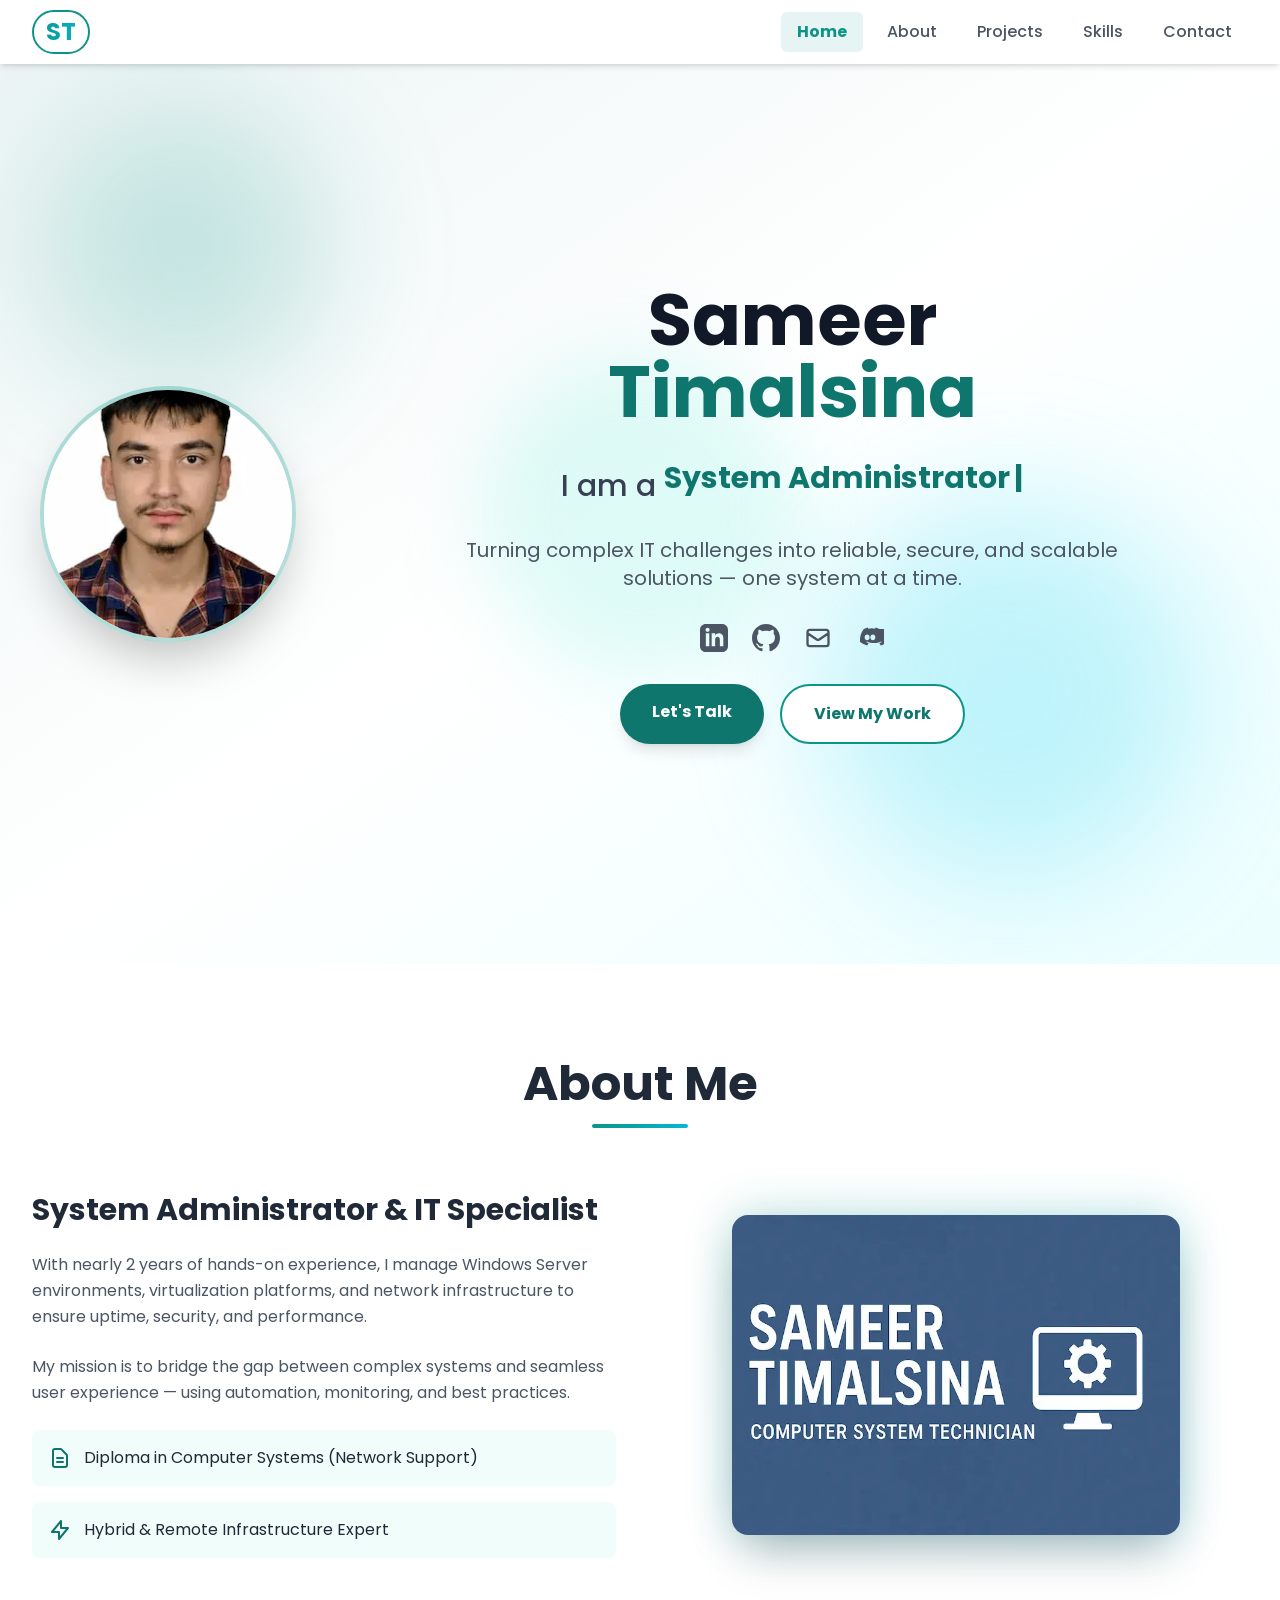
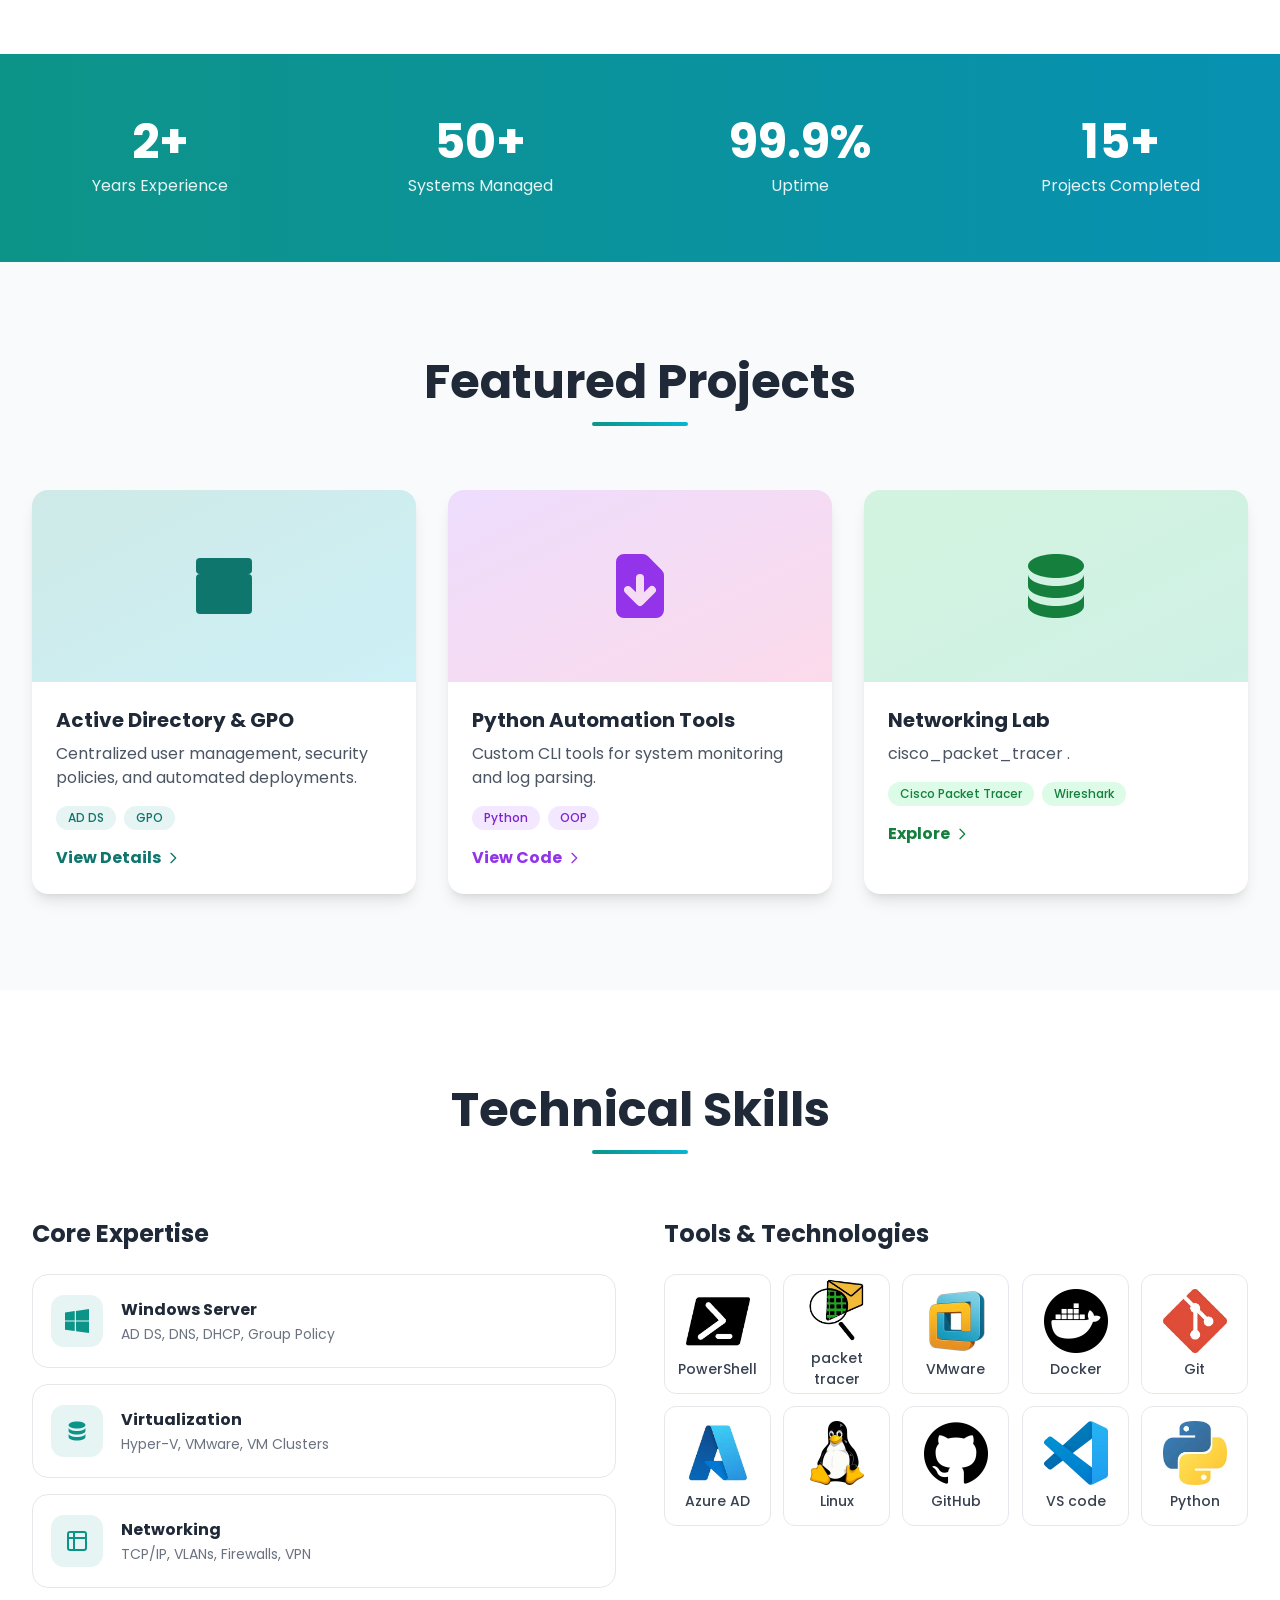
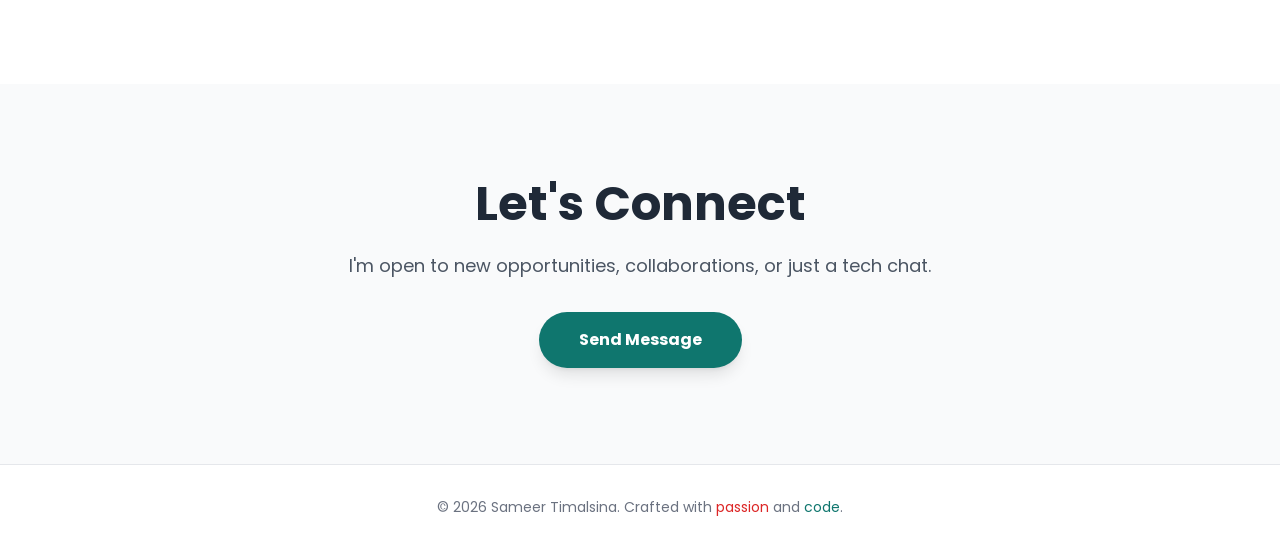
<file: index.html>
<!DOCTYPE html>
<html lang="en">
<head>
    <!-- Basic Meta -->
    <meta charset="UTF-8"> 
    <meta name="viewport" content="width=device-width, initial-scale=1.0">

    <!-- SEO -->
    <meta name="description" content="Sameer Timalsina - System Administrator Portfolio. Expert in Windows Server, Virtualization, Networking, and IT Infrastructure.">

    <!-- Open Graph -->
    <meta property="og:title" content="Sameer Timalsina | System Administrator">
    <meta property="og:description" content="System Administrator portfolio specializing in Windows Server, Networking, and Infrastructure.">
    <meta property="og:image" content="images/general/profile_256.webp">
    <meta property="og:type" content="website">

    <!-- Referrer Policy -->
    <meta name="referrer" content="strict-origin-when-cross-origin">

    <!-- Title -->
    <title>Sameer Timalsina | System Administrator</title>

    <!-- Favicon -->
    <link rel="icon" href="images/general/favicon.webp" type="image/webp">

    <!-- Preloads -->
    <link rel="preload" href="images/general/profile_256.webp" as="image" type="image/webp"
        imagesrcset="images/general/profile_128.webp 128w, images/general/profile_256.webp 256w, images/general/profile_512.webp 512w"
        imagesizes="(max-width: 768px) 192px, 256px">
    <link rel="preload" href="fonts/poppins-v24-latin-regular.woff2" as="font" type="font/woff2" crossorigin>
    <link rel="preload" href="fonts/poppins-v24-latin-500.woff2" as="font" type="font/woff2" crossorigin>
    <link rel="preload" href="fonts/poppins-v24-latin-700.woff2" as="font" type="font/woff2" crossorigin>
    
    <!-- CSS -->
     <link rel="stylesheet" href="css/output.css">
    <link rel="stylesheet" href="css/styles.css">

</head>

<body class="bg-gray-50 text-gray-800 transition-colors duration-300">

    <!-- Skip to Main Content Link (Accessibility) -->
    <a href="#main" class="sr-only focus:not-sr-only focus:absolute focus:top-4 focus:left-4 bg-primary text-white px-4 py-2 rounded z-50">
        Skip to main content
    </a>

    <!-- Navigation Bar -->
    <nav class="fixed top-0 w-full bg-white/95 backdrop-blur-sm shadow-md z-40">
        <div class="max-w-7xl mx-auto px-4 sm:px-6 lg:px-8">
            <div class="flex justify-between items-center h-16">
                <!-- Logo -->
                <div class="flex items-center">
                    <span class="text-2xl font-bold bg-gradient-to-r from-primary to-cyan-500 bg-clip-text text-transparent border-2 border-primary rounded-full px-3 py-1">
                        ST
                    </span>
                </div>

                <!-- Desktop Navigation -->
                <div class="hidden md:flex items-center space-x-2">
                    <a href="#home" class="nav-link">Home</a>
                    <a href="#about" class="nav-link">About</a>
                    <a href="#projects" class="nav-link">Projects</a>
                    <a href="#skills" class="nav-link">Skills</a>
                    <a href="#contact" class="nav-link">Contact</a>
                </div>

                <!-- Mobile Menu Toggle -->
                <button id="mobile-toggle" class="md:hidden p-2" aria-label="Toggle menu">
                    <svg id="menu-icon" class="h-6 w-6" fill="none" stroke="currentColor" viewBox="0 0 24 24">
                        <path stroke-linecap="round" stroke-linejoin="round" stroke-width="2" d="M4 6h16M4 12h16M4 18h16"/>
                    </svg>
                </button>
            </div>
        </div>

        <!-- Mobile Menu -->
        <div id="mobile-menu" class="hidden md:hidden bg-white shadow-lg">
            <div class="px-4 py-3 space-y-2">
                <a href="#home" class="mobile-nav-link">Home</a>
                <a href="#about" class="mobile-nav-link">About</a>
                <a href="#projects" class="mobile-nav-link">Projects</a>
                <a href="#skills" class="mobile-nav-link">Skills</a>
                <a href="#contact" class="mobile-nav-link">Contact</a>
            </div>
        </div>
    </nav>

    <!-- Main Content -->
    <main id="main" class="pt-16">

        <!-- Hero Section -->
        <section id="home" class="relative min-h-screen flex flex-col md:flex-row items-center justify-center overflow-hidden bg-gradient-to-br from-primary/5 via-white to-cyan-50">
            <!-- Animated Background Orbs -->
            <div class="absolute inset-0 pointer-events-none">
                <div class="absolute top-10 left-10 w-72 h-72 bg-primary/20 rounded-full blur-3xl animate-pulse"></div>
                <div class="absolute bottom-20 right-20 w-96 h-96 bg-cyan-400/25 rounded-full blur-3xl animate-pulse delay-1000"></div>
                <div class="absolute top-1/2 left-1/2 transform -translate-x-1/2 -translate-y-1/2 w-80 h-80 bg-teal-300/20 rounded-full blur-2xl animate-ping"></div>
            </div>

            <!-- Profile Photo -->
            <div class="relative z-10 mb-12 md:mb-0 md:mr-12 animate-fade-in md:translate-x-10 profile-photo">
                <div class="w-48 h-48 md:w-64 md:h-64 mx-auto rounded-full overflow-hidden border-4 border-primary/30 shadow-2xl transform hover:scale-105 transition-transform duration-300">
                    <img src="images/general/profile_256.webp" 
                    srcset="
                    images/general/profile_128.webp 128w,
                    images/general/profile_256.webp 256w,
                    images/general/profile_512.webp 512w
                    "
                    sizes="(max-width: 768px) 192px, 256px"
                    alt="Sameer Timalsina"
                    width= "256" 
                    height="256" 
                    fetchpriority="high" 
                    decoding="async" 
                    class="w-full h-full object-cover">
                </div>
            </div>

            <div class="relative z-10 max-w-5xl mx-auto px-4 sm:px-6 lg:px-8 text-center">
                <div class="space-y-8 animate-fade-in">

                    <!-- Name -->
                    <h1 class="text-5xl md:text-7xl font-extrabold text-gray-900 leading-tight">
                        <span class="block">Sameer</span>
                        <span class="block text-teal-700">Timalsina</span>
                    </h1>

                    <!-- Animated Title -->
                    <p id="typed-line" class="text-2xl md:text-3xl font-medium text-gray-700">
                        I am a 
                        <span id="typed" class="text-teal-700 font-bold inline-block overflow-hidden whitespace-nowrap typing"></span>
                    </p>

                    <!-- Tagline -->
                    <p class="mt-4 text-lg md:text-xl text-gray-600 max-w-2xl mx-auto leading-relaxed">
                        Turning complex IT challenges into reliable, secure, and scalable solutions — one system at a time.
                    </p>

                    <!-- Social Links -->
                    <div class="flex justify-center gap-6 mt-8">
                        <a href="https://www.linkedin.com/in/sameer-timalsina/" class="text-gray-600 hover:text-teal-700 transition transform hover:scale-110" aria-label="LinkedIn" target="_blank">
                            <svg class="w-7 h-7" fill="currentColor" viewBox="0 0 24 24">
                                <path d="M19 0h-14c-2.761 0-5 2.239-5 5v14c0 2.761 2.239 5 5 5h14c2.762 0 5-2.239 5-5v-14c0-2.761-2.238-5-5-5zm-11 19h-3v-11h3v11zm-1.5-12.268c-.966 0-1.75-.79-1.75-1.764s.784-1.764 1.75-1.764 1.75.79 1.75 1.764-.783 1.764-1.75 1.764zm13.5 12.268h-3v-5.604c0-3.368-4-3.113-4 0v5.604h-3v-11h3v1.765c1.396-2.586 7-2.777 7 2.476v6.759z"/>
                            </svg>
                        </a>
                        <a href="https://github.com/SAMEERTIMALSINA1" class="text-gray-600 hover:text-teal-700 transition transform hover:scale-110" aria-label="GitHub" target="_blank">
                            <svg class="w-7 h-7" fill="currentColor" viewBox="0 0 24 24">
                                <path d="M12 0c-6.626 0-12 5.373-12 12 0 5.302 3.438 9.8 8.207 11.387.599.111.793-.261.793-.577v-2.234c-3.338.726-4.033-1.416-4.033-1.416-.546-1.387-1.333-1.756-1.333-1.756-1.089-.745.083-.729.083-.729 1.205.084 1.839 1.237 1.839 1.237 1.07 1.834 2.807 1.304 3.492.997.107-.775.418-1.305.762-1.604-2.665-.305-5.467-1.334-5.467-5.931 0-1.311.469-2.381 1.236-3.221-.124-.303-.535-1.524.117-3.176 0 0 1.008-.322 3.301 1.23.957-.266 1.983-.399 3.003-.404 1.02.005 2.047.138 3.006.404 2.291-1.552 3.297-1.23 3.297-1.23.653 1.653.242 2.874.118 3.176.77.84 1.235 1.911 1.235 3.221 0 4.609-2.807 5.624-5.479 5.921.43.372.823 1.102.823 2.222v3.293c0 .319.192.694.801.576 4.765-1.589 8.199-6.086 8.199-11.386 0-6.627-5.373-12-12-12z"/>
                            </svg>
                        </a>
                        <a href="https://mail.google.com/mail/?view=cm&to=st451907@gmail.com" class="text-gray-600 hover:text-teal-700 transition transform hover:scale-110" aria-label="Email" target="_blank">
                            <svg class="w-7 h-7" fill="none" stroke="currentColor" viewBox="0 0 24 24">
                                <path stroke-linecap="round" stroke-linejoin="round" stroke-width="2" d="M3 8l7.89 5.26a2 2 0 002.22 0L21 8M5 19h14a2 2 0 002-2V7a2 2 0 00-2-2H5a2 2 0 00-2 2v10a2 2 0 002 2z"/>
                            </svg>
                        </a>
                        <a href="https://discord.com/users/1153009362609131580" class="text-gray-600 hover:text-teal-700 transition transform hover:scale-110" aria-label="Discord" target="_blank">
                            <svg class="w-7 h-7" fill="currentColor" viewBox="0 0 24 24">
                                <path d="M20.317 4.369A19.791 19.791 0 0016.885 3c-.161.286-.349.67-.478.969a18.27 18.27 0 00-5.814 0 9.573 9.573 0 00-.483-.969 19.736 19.736 0 00-3.436 1.372C3.873 8.115 3.138 11.77 3.508 15.374a19.902 19.902 0 006.088 3.092c.493-.673.932-1.384 1.305-2.125a12.948 12.948 0 01-2.053-.987c.173-.125.343-.256.507-.391 3.965 1.811 8.26 1.811 12.178 0 .165.135.334.266.507.391a13.12 13.12 0 01-2.057.987c.373.741.812 1.452 1.305 2.125a19.882 19.882 0 006.092-3.092c.44-4.177-.759-7.799-3.063-11.005zM9.545 13.919c-1.183 0-2.155-1.085-2.155-2.419 0-1.334.953-2.419 2.155-2.419 1.211 0 2.174 1.094 2.155 2.419 0 1.334-.953 2.419-2.155 2.419zm4.91 0c-1.183 0-2.155-1.085-2.155-2.419 0-1.334.953-2.419 2.155-2.419 1.211 0 2.174 1.094 2.155 2.419 0 1.334-.944 2.419-2.155 2.419z"/>
                            </svg>
                        </a>
                    </div>

                    <!-- Call-to-Action Buttons -->
                    <div class="mt-10 flex flex-col sm:flex-row gap-4 justify-center">
                        <a href="#contact" class="px-8 py-4 bg-teal-700 text-white font-semibold rounded-full shadow-lg hover:bg-teal-800 transform hover:scale-105 transition-all duration-200">
                            Let's Talk
                        </a>
                        <a href="#projects" class="px-8 py-4 bg-white text-teal-700 border-2 border-primary font-semibold rounded-full hover:bg-primary hover:text-white transform hover:scale-105 transition-all duration-200">
                            View My Work
                        </a>
                    </div>
                </div>
            </div>
        </section>

        <!-- About Section -->
        <section id="about" class="py-24 bg-white">
            <div class="max-w-7xl mx-auto px-4 sm:px-6 lg:px-8">
                <div class="text-center mb-16">
                    <h2 class="text-4xl md:text-5xl font-bold text-gray-800">About Me</h2>
                    <div class="mt-4 h-1 w-24 bg-gradient-to-r from-primary to-cyan-500 mx-auto rounded-full"></div>
                </div>

                <div class="grid md:grid-cols-2 gap-12 items-center">
                    <div class="space-y-6 slide-up">
                        <h3 class="text-3xl font-bold text-gray-800">System Administrator & IT Specialist</h3>
                        <p class="text-gray-600 leading-relaxed">
                            With nearly 2 years of hands-on experience, I manage Windows Server environments, virtualization platforms, and network infrastructure to ensure uptime, security, and performance.
                        </p>
                        <p class="text-gray-600 leading-relaxed">
                            My mission is to bridge the gap between complex systems and seamless user experience — using automation, monitoring, and best practices.
                        </p>

                        <div class="grid grid-cols-1 gap-4">
                            <div class="flex items-center p-4 bg-teal-50 rounded-lg">
                                <svg class="w-6 h-6 text-teal-700 mr-3 flex-shrink-0" fill="none" stroke="currentColor" viewBox="0 0 24 24">
                                    <path stroke-linecap="round" stroke-linejoin="round" stroke-width="2" d="M9 12h6m-6 4h6m2 5H7a2 2 0 01-2-2V5a2 2 0 012-2h5.586a1 1 0 01.707.293l5.414 5.414a1 1 0 01.293.707V19a2 2 0 01-2 2z"/>
                                </svg>
                                <span>Diploma in Computer Systems (Network Support)</span>
                            </div>
                            <div class="flex items-center p-4 bg-teal-50 rounded-lg">
                                <svg class="w-6 h-6 text-teal-700 mr-3 flex-shrink-0" fill="none" stroke="currentColor" viewBox="0 0 24 24">
                                    <path stroke-linecap="round" stroke-linejoin="round" stroke-width="2" d="M13 10V3L4 14h7v7l9-11h-7z"/>
                                </svg>
                                <span>Hybrid & Remote Infrastructure Expert</span>
                            </div>
                        </div>
                    </div>

                    <div class="flex justify-center slide-up">
                        <div class="relative">
                            <div class="absolute inset-0 bg-gradient-to-br from-primary to-cyan-500 rounded-2xl blur-xl opacity-30 animate-pulse-slow"></div>
                            <img src="images/general/banner_400.webp"
                            srcset="
                            images/general/banner_400.webp 400w,
                            images/general/banner_800.webp 800w,
                            images/general/banner_1200.webp 1200w
                            "
                            sizes="(max-width: 768px) 100vw, 600px"
                            alt="Professional IT workspace" 
                            decoding="async"
                            fetchpriority="high"
                            width="600" 
                            height="400" 
                            class="relative rounded-2xl shadow-2xl w-full max-w-md object-cover h-56 md:h-80">
                        </div>
                    </div>
                </div>
            </div>
        </section>

        <!-- Certification -->
        <section>

        </section>

        <!-- Stats Section -->
        <section class="py-16 bg-gradient-to-r from-primary to-cyan-600 text-white">
            <div class="max-w-7xl mx-auto px-4">
                <div class="grid grid-cols-2 md:grid-cols-4 gap-8 text-center">
                    <div class="transform hover:scale-110 transition-transform">
                        <div class="text-4xl md:text-5xl font-bold mb-2">2+</div>
                        <div class="text-sm md:text-base opacity-90">Years Experience</div>
                    </div>
                    <div class="transform hover:scale-110 transition-transform">
                        <div class="text-4xl md:text-5xl font-bold mb-2">50+</div>
                        <div class="text-sm md:text-base opacity-90">Systems Managed</div>
                    </div>
                    <div class="transform hover:scale-110 transition-transform">
                        <div class="text-4xl md:text-5xl font-bold mb-2">99.9%</div>
                        <div class="text-sm md:text-base opacity-90">Uptime</div>
                    </div>
                    <div class="transform hover:scale-110 transition-transform">
                        <div class="text-4xl md:text-5xl font-bold mb-2">15+</div>
                        <div class="text-sm md:text-base opacity-90">Projects Completed</div>
                    </div>
                </div>
            </div>
        </section>

        <!-- Projects Section -->
        <section id="projects" class="py-24 bg-gray-50">
            <div class="max-w-7xl mx-auto px-4 sm:px-6 lg:px-8">
                <div class="text-center mb-16">
                    <h2 class="text-4xl md:text-5xl font-bold text-gray-800">Featured Projects</h2>
                    <div class="mt-4 h-1 w-24 bg-gradient-to-r from-primary to-cyan-500 mx-auto rounded-full"></div>
                </div>

                <div class="grid md:grid-cols-3 gap-8">
                    <!-- Project 1: Active Directory -->
                    <article class="card bg-white rounded-2xl overflow-hidden shadow-lg">
                        <div class="h-48 bg-gradient-to-br from-primary/20 to-cyan-500/20 flex items-center justify-center">
                            <svg class="w-20 h-20 text-teal-700" fill="currentColor" viewBox="0 0 20 20">
                                <path d="M3 4a1 1 0 011-1h12a1 1 0 011 1v2a1 1 0 01-1 1H4a1 1 0 01-1-1V4z"/>
                                <path d="M3 8a1 1 0 011-1h12a1 1 0 011 1v8a1 1 0 01-1 1H4a1 1 0 01-1-1V8z"/>
                            </svg>
                        </div>
                        <div class="p-6">
                            <h3 class="text-xl font-bold text-gray-800 mb-2">Active Directory & GPO</h3>
                            <p class="text-gray-600 mb-4">Centralized user management, security policies, and automated deployments.</p>
                            <div class="flex flex-wrap gap-2 mb-4">
                                <span class="pill px-3 py-1 bg-primary/10 text-teal-700 text-xs font-medium rounded-full">AD DS</span>
                                <span class="pill px-3 py-1 bg-primary/10 text-teal-700 text-xs font-medium rounded-full">GPO</span>
                            </div>
                            <a href="project_of_system_admin.html" class="text-teal-700 font-semibold flex items-center hover:underline">
                                View Details
                                <svg class="w-4 h-4 ml-1" fill="none" stroke="currentColor" viewBox="0 0 24 24">
                                    <path stroke-linecap="round" stroke-linejoin="round" stroke-width="2" d="M9 5l7 7-7 7"/>
                                </svg>
                            </a>
                        </div>
                    </article>

                    <!-- Project 2: Python Tools -->
                    <article class="card bg-white rounded-2xl overflow-hidden shadow-lg">
                        <div class="h-48 bg-gradient-to-br from-purple-500/20 to-pink-500/20 flex items-center justify-center">
                            <svg class="w-20 h-20 text-purple-600" fill="currentColor" viewBox="0 0 20 20">
                                <path fill-rule="evenodd" d="M6 2a2 2 0 00-2 2v12a2 2 0 002 2h8a2 2 0 002-2V7.414A2 2 0 0015.414 6L12 2.586A2 2 0 0010.586 2H6zm5 6a1 1 0 10-2 0v3.586l-1.293-1.293a1 1 0 10-1.414 1.414l3 3a1 1 0 001.414 0l3-3a1 1 0 00-1.414-1.414L11 11.586V8z" clip-rule="evenodd"/>
                            </svg>
                        </div>
                        <div class="p-6">
                            <h3 class="text-xl font-bold text-gray-800 mb-2">Python Automation Tools</h3>
                            <p class="text-gray-600 mb-4">Custom CLI tools for system monitoring and log parsing.</p>
                            <div class="flex flex-wrap gap-2 mb-4">
                                <span class="pill px-3 py-1 bg-purple-100 text-purple-700 text-xs font-medium rounded-full">Python</span>
                                <span class="pill px-3 py-1 bg-purple-100 text-purple-700 text-xs font-medium rounded-full">OOP</span>
                            </div>
                            <a href="project_of_python.html" class="text-purple-600 font-semibold flex items-center hover:underline">
                                View Code
                                <svg class="w-4 h-4 ml-1" fill="none" stroke="currentColor" viewBox="0 0 24 24">
                                    <path stroke-linecap="round" stroke-linejoin="round" stroke-width="2" d="M9 5l7 7-7 7"/>
                                </svg>
                            </a>
                        </div>
                    </article>

                    <!-- Project 3: Network Infrastructure -->
                    <article class="card bg-white rounded-2xl overflow-hidden shadow-lg">
                        <div class="h-48 bg-gradient-to-br from-green-500/20 to-emerald-500/20 flex items-center justify-center">
                            <svg class="w-20 h-20 text-green-700" fill="currentColor" viewBox="0 0 20 20">
                                <path d="M3 12v3c0 1.657 3.134 3 7 3s7-1.343 7-3v-3c0 1.657-3.134 3-7 3s-7-1.343-7-3z"/>
                                <path d="M3 7v3c0 1.657 3.134 3 7 3s7-1.343 7-3V7c0 1.657-3.134 3-7 3S3 8.657 3 7z"/>
                                <path d="M17 5c0 1.657-3.134 3-7 3S3 6.657 3 5s3.134-3 7-3 7 1.343 7 3z"/>
                            </svg>
                        </div>
                        <div class="p-6">
                            <h3 class="text-xl font-bold text-gray-800 mb-2">Networking Lab</h3>
                            <p class="text-gray-600 mb-4">cisco_packet_tracer   .</p>
                            <div class="flex flex-wrap gap-2 mb-4">
                                <span class="pill px-3 py-1 bg-green-100 text-green-700 text-xs font-medium rounded-full">Cisco Packet Tracer</span>
                                <span class="pill px-3 py-1 bg-green-100 text-green-700 text-xs font-medium rounded-full">Wireshark</span>
                            </div>
                            <a href="project_of_network_infrastructure.html" class="text-green-700 font-semibold flex items-center hover:underline">
                                Explore
                                <svg class="w-4 h-4 ml-1" fill="none" stroke="currentColor" viewBox="0 0 24 24">
                                    <path stroke-linecap="round" stroke-linejoin="round" stroke-width="2" d="M9 5l7 7-7 7"/>
                                </svg>
                            </a>
                        </div>
                    </article>
                </div>
            </div>
        </section>

        <!-- Skills Section -->
        <section id="skills" class="py-24 bg-white">
            <div class="max-w-7xl mx-auto px-4 sm:px-6 lg:px-8">

                <div class="text-center mb-16">
                    <h2 class="text-4xl md:text-5xl font-bold text-gray-800">Technical Skills</h2>
                    <div class="mt-4 h-1 w-24 bg-gradient-to-r from-primary to-cyan-500 mx-auto rounded-full"></div>
                </div>

                <div class="grid md:grid-cols-2 gap-12 items-start">

                    <!-- LEFT: Skill Cards -->
                    <div>
                        <h3 class="text-2xl font-bold mb-6 text-gray-800">Core Expertise</h3>
                        <div class="space-y-4">

                            <!-- Windows Server -->
                            <div class="skill-card">
                                <div class="skill-icon-wrap">
                                    <svg xmlns="http://www.w3.org/2000/svg" class="w-6 h-6" fill="currentColor" viewBox="0 0 24 24">
                                        <path d="M0 3.449L9.75 2.1v9.451H0m10.949-9.602L24 0v11.4H10.949M0 12.6h9.75v9.451L0 20.699M10.949 12.6H24V24l-12.9-1.801"/>
                                    </svg>
                                </div>
                                <div>
                                    <p class="font-semibold text-gray-800">Windows Server</p>
                                    <p class="text-sm text-gray-500 mt-0.5">AD DS, DNS, DHCP, Group Policy</p>
                                </div>
                            </div>

                            <!-- Virtualization -->
                            <div class="skill-card">
                                <div class="skill-icon-wrap">
                                    <svg xmlns="http://www.w3.org/2000/svg" class="w-6 h-6" fill="currentColor" viewBox="0 0 20 20">
                                        <path d="M3 12v3c0 1.657 3.134 3 7 3s7-1.343 7-3v-3c0 1.657-3.134 3-7 3s-7-1.343-7-3z"/>
                                        <path d="M3 7v3c0 1.657 3.134 3 7 3s7-1.343 7-3V7c0 1.657-3.134 3-7 3S3 8.657 3 7z"/>
                                        <path d="M17 5c0 1.657-3.134 3-7 3S3 6.657 3 5s3.134-3 7-3 7 1.343 7 3z"/>
                                    </svg>
                                </div>
                                <div>
                                    <p class="font-semibold text-gray-800">Virtualization</p>
                                    <p class="text-sm text-gray-500 mt-0.5">Hyper-V, VMware, VM Clusters</p>
                                </div>
                            </div>

                            <!-- Networking -->
                            <div class="skill-card">
                                <div class="skill-icon-wrap">
                                    <svg xmlns="http://www.w3.org/2000/svg" class="w-6 h-6" fill="none" stroke="currentColor" stroke-width="2" viewBox="0 0 24 24">
                                        <path stroke-linecap="round" stroke-linejoin="round" d="M9 3H5a2 2 0 00-2 2v4m6-6h10a2 2 0 012 2v4M9 3v18m0 0h10a2 2 0 002-2V9M9 21H5a2 2 0 01-2-2V9m0 0h18"/>
                                    </svg>
                                </div>
                                <div>
                                    <p class="font-semibold text-gray-800">Networking</p>
                                    <p class="text-sm text-gray-500 mt-0.5">TCP/IP, VLANs, Firewalls, VPN</p>
                                </div>
                            </div>

                        </div>
                    </div>
                    <!-- END LEFT -->

                    <!-- RIGHT: Tools & Technologies -->
                    <div>
                        <h3 class="text-2xl font-bold mb-6 text-center md:text-left">Tools & Technologies</h3>
                        <div class="tools-grid">

                            <!-- FIX: using powershell-plain to avoid oversized logo -->
                            <div class="tool-tag">
                                <img src="images/tools_icon/powershell.webp" alt="PowerShell" loading="lazy">
                                PowerShell
                            </div>
                            <div class="tool-tag">
                                <img src="images/tools_icon/cisco_packet_tracer.webp" alt="Bash" loading="lazy">
                                packet tracer
                            </div>
                            <div class="tool-tag">
                                <img src="images/tools_icon/vmware.webp" alt="VMware" loading="lazy">
                                VMware
                            </div>
                            <div class="tool-tag">
                                <img src="images/tools_icon/docker.webp" alt="Docker" loading="lazy">
                                Docker
                            </div>
                            <div class="tool-tag">
                                <img src="images/tools_icon/git.webp" alt="Git" loading="lazy">
                                Git
                            </div>
                            <div class="tool-tag">
                                <img src="images/tools_icon/azure.webp" alt="Azure AD" loading="lazy">
                                Azure AD
                            </div>
                            <div class="tool-tag">
                                <img src="images/tools_icon/linux.webp" alt="Linux" loading="lazy">
                                Linux
                            </div>
                            <div class="tool-tag">
                                <img src="images/tools_icon/github.webp" alt="GitHub" loading="lazy">
                                GitHub
                            </div>
                            <div class="tool-tag">
                                <img src="images/tools_icon/vs_studio.webp" alt="VS Code" loading="lazy">
                                VS code
                            </div>
                            <div class="tool-tag">
                                <img src="images/tools_icon/python.webp" alt="Python" loading="lazy">
                                Python
                            </div>
                        </div>
        
                    </div>
                </div>
            </div>
        </section>

        <!-- Contact Section -->
        <section id="contact" class="py-24 bg-gray-50">
            <div class="max-w-4xl mx-auto text-center px-4">
                <h2 class="text-4xl md:text-5xl font-bold text-gray-800 mb-6">Let's Connect</h2>
                <p class="text-lg text-gray-600 mb-8">
                    I'm open to new opportunities, collaborations, or just a tech chat.
                </p>
                <a href="https://mail.google.com/mail/u/0/?to=st451907@gmail.com&fs=1&tf=cm" target="_blank" class="inline-block px-10 py-4 bg-teal-700 text-white font-bold rounded-full shadow-lg hover:bg-teal-800 transform hover:scale-105 transition">
                    Send Message
                </a>
            </div>
        </section>

    </main>

    <!-- Footer -->
    <footer class="bg-white py-8 border-t">
        <div class="max-w-7xl mx-auto px-4 text-center text-gray-500 text-sm">
            © <span id="year"></span> Sameer Timalsina. Crafted with
            <span class="text-red-600">passion </span>and
            <span class="text-teal-700">code</span>.
        </div>
    </footer>

    <!-- External JavaScript -->
    <script src="js/scripts.js" defer></script>
</body>
</html>
</file>
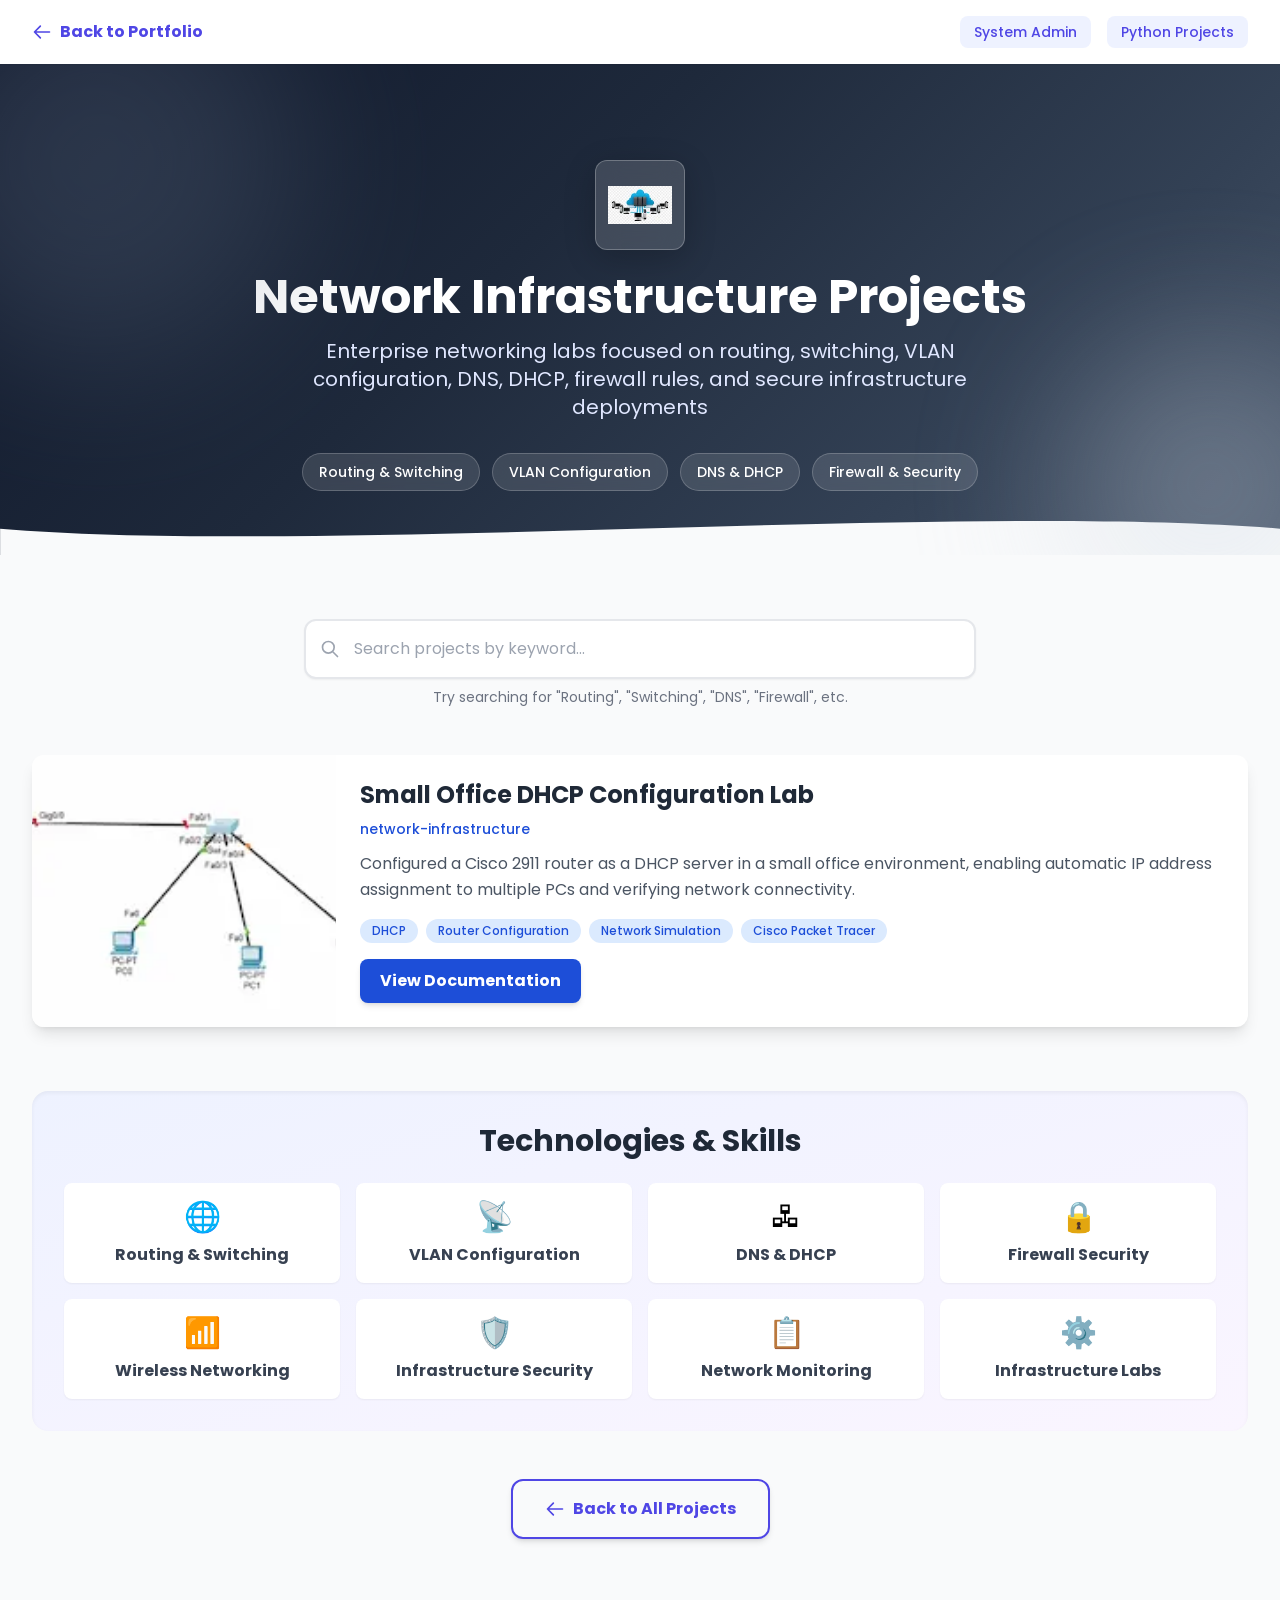
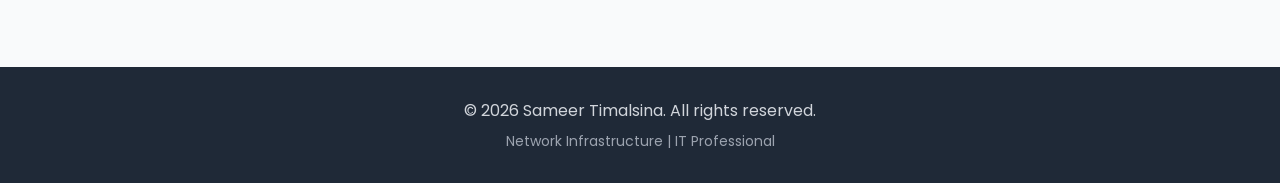
<file: project_of_network_infrastructure.html>
<!DOCTYPE html>
<html lang="en">
<head>
    <!-- Basic Meta -->
    <meta charset="UTF-8">
    <meta name="viewport" content="width=device-width, initial-scale=1.0">

    <!-- SEO -->
    <meta name="description" content="Network Infrastructure projects by Sameer Timalsina - routing, switching, VLANs, DNS, DHCP, and enterprise networking labs.">

    <!-- Open Graph -->
    <meta property="og:title" content="Network Infrastructure Projects | Sameer Timalsina">
    <meta property="og:description" content="Routing, switching, VLANs, DNS, DHCP, and infrastructure networking projects.">
    <meta property="og:image" content="images/general/profile_256.webp">
    <meta property="og:type" content="website">

    <!-- Referrer Policy -->
    <meta name="referrer" content="strict-origin-when-cross-origin">

    <!-- Title -->
    <title>Network Infrastructure Projects | Sameer Timalsina</title>

    <!-- Favicon -->
    <link rel="icon" href="images/general/favicon.webp" type="image/webp">

    <!-- Preload Fonts -->
    <link rel="preload" href="fonts/poppins-v24-latin-regular.woff2" as="font" type="font/woff2" crossorigin>
    <link rel="preload" href="fonts/poppins-v24-latin-500.woff2" as="font" type="font/woff2" crossorigin>
    <link rel="preload" href="fonts/poppins-v24-latin-700.woff2" as="font" type="font/woff2" crossorigin>

    <!-- CSS -->
    <link rel="stylesheet" href="css/output.css">
    <link rel="stylesheet" href="css/styles.css">
    <link rel="stylesheet" href="css/project_of_network_infrastructure.css">
</head>

<body class="bg-gray-50">

    <!-- Navigation Bar -->
    <nav class="bg-white shadow-sm fixed w-full z-40 top-0">
        <div class="max-w-7xl mx-auto px-4 sm:px-6 lg:px-8">
            <div class="flex justify-between items-center h-16">

                <a href="index.html" class="flex items-center text-indigo-600 hover:text-indigo-700 transition-colors">
                    <svg class="w-5 h-5 mr-2" fill="none" stroke="currentColor" viewBox="0 0 24 24" xmlns="http://www.w3.org/2000/svg">
                        <path stroke-linecap="round" stroke-linejoin="round" stroke-width="2" d="M10 19l-7-7m0 0l7-7m-7 7h18"></path>
                    </svg>

                    <span class="font-semibold">
                        Back to Portfolio
                    </span>
                </a>

                <div class="flex items-center space-x-4">

                    <a href="project_of_system_admin.html"
                       class="text-gray-600 hover:text-indigo-600 transition-colors text-sm font-medium hidden sm:block">
                        System Admin
                    </a>

                    <a href="project_of_python.html"
                       class="text-gray-600 hover:text-indigo-600 transition-colors text-sm font-medium hidden sm:block">
                        Python Projects
                    </a>

                </div>

            </div>
        </div>
    </nav>

    <!-- Hero Section -->
    <header class="hero-gradient text-white pt-24 pb-16 mt-16">

        <div class="max-w-7xl mx-auto px-4 sm:px-6 lg:px-8">

            <div class="text-center fade-in">

                <div class="inline-block p-3 bg-white bg-opacity-20 rounded-xl mb-4">

                    <img src="images/network_infrastructure_photo/main_network_infrastructure.webp"
                         alt="network infrastructure"
                         class="w-16 h-16 object-contain">

                </div>

                <h1 class="text-4xl md:text-5xl font-bold mb-4">
                    Network Infrastructure Projects
                </h1>

                <p class="text-xl text-indigo-100 max-w-3xl mx-auto">
                    Enterprise networking labs focused on routing, switching, VLAN configuration,
                    DNS, DHCP, firewall rules, and secure infrastructure deployments
                </p>

                <div class="mt-8 flex flex-wrap justify-center gap-3">

                    <span class="px-4 py-2 bg-white bg-opacity-20 rounded-full text-sm font-medium">
                        Routing & Switching
                    </span>

                    <span class="px-4 py-2 bg-white bg-opacity-20 rounded-full text-sm font-medium">
                        VLAN Configuration
                    </span>

                    <span class="px-4 py-2 bg-white bg-opacity-20 rounded-full text-sm font-medium">
                        DNS & DHCP
                    </span>

                    <span class="px-4 py-2 bg-white bg-opacity-20 rounded-full text-sm font-medium">
                        Firewall & Security
                    </span>

                </div>

            </div>

        </div>

        <!-- Wave Divider -->
        <div class="hero-wave">
            <svg viewBox="0 0 2880 60" xmlns="http://www.w3.org/2000/svg">
                <path fill="#f9fafb" d="M0,30 C360,60 1080,0 1440,30 C1800,60 2520,0 2880,30 L2880,60 L0,60 Z"/>
            </svg>
        </div>

    </header>

    <!-- Main Content -->
    <main class="max-w-7xl mx-auto py-16 px-4 sm:px-6 lg:px-8">

        <!-- Search Bar -->
        <div class="mb-12">

            <div class="max-w-2xl mx-auto relative">

                <div class="relative">

                    <input
                        type="text"
                        id="searchInput"
                        placeholder="Search projects by keyword..."
                        class="w-full px-6 py-4 pl-12 border-2 border-gray-200 rounded-xl shadow-sm focus:outline-none focus:ring-2 focus:ring-indigo-500 focus:border-transparent transition-all"
                        aria-label="Search projects"
                    />

                    <svg class="search-icon absolute left-4 top-1/2 transform -translate-y-1/2 w-5 h-5 text-gray-400"
                         fill="none"
                         stroke="currentColor"
                         viewBox="0 0 24 24"
                         xmlns="http://www.w3.org/2000/svg">

                        <path stroke-linecap="round"
                              stroke-linejoin="round"
                              stroke-width="2"
                              d="M21 21l-6-6m2-5a7 7 0 11-14 0 7 7 0 0114 0z">
                        </path>

                    </svg>

                </div>

                <p class="text-sm text-gray-500 mt-2 text-center">
                    Try searching for "Routing", "Switching", "DNS", "Firewall", etc.
                </p>

            </div>

        </div>

        <!-- Projects Grid -->
        <section id="projects-container" class="space-y-6">

        </section>

        <!-- Skills Highlight -->
        <section class="mt-16 bg-gradient-to-br from-indigo-50 to-purple-50 rounded-2xl p-8 shadow-inner">

            <h2 class="text-3xl font-bold text-gray-800 mb-6 text-center">
                Technologies & Skills
            </h2>

            <div class="grid grid-cols-2 md:grid-cols-4 gap-4">

                <div class="bg-white rounded-lg p-4 text-center shadow-sm hover:shadow-md transition-shadow">
                    <div class="text-3xl mb-2">🌐</div>
                    <p class="font-semibold text-gray-700">Routing & Switching</p>
                </div>

                <div class="bg-white rounded-lg p-4 text-center shadow-sm hover:shadow-md transition-shadow">
                    <div class="text-3xl mb-2">📡</div>
                    <p class="font-semibold text-gray-700">VLAN Configuration</p>
                </div>

                <div class="bg-white rounded-lg p-4 text-center shadow-sm hover:shadow-md transition-shadow">
                    <div class="text-3xl mb-2">🖧</div>
                    <p class="font-semibold text-gray-700">DNS & DHCP</p>
                </div>

                <div class="bg-white rounded-lg p-4 text-center shadow-sm hover:shadow-md transition-shadow">
                    <div class="text-3xl mb-2">🔒</div>
                    <p class="font-semibold text-gray-700">Firewall Security</p>
                </div>

                <div class="bg-white rounded-lg p-4 text-center shadow-sm hover:shadow-md transition-shadow">
                    <div class="text-3xl mb-2">📶</div>
                    <p class="font-semibold text-gray-700">Wireless Networking</p>
                </div>

                <div class="bg-white rounded-lg p-4 text-center shadow-sm hover:shadow-md transition-shadow">
                    <div class="text-3xl mb-2">🛡️</div>
                    <p class="font-semibold text-gray-700">Infrastructure Security</p>
                </div>

                <div class="bg-white rounded-lg p-4 text-center shadow-sm hover:shadow-md transition-shadow">
                    <div class="text-3xl mb-2">📋</div>
                    <p class="font-semibold text-gray-700">Network Monitoring</p>
                </div>

                <div class="bg-white rounded-lg p-4 text-center shadow-sm hover:shadow-md transition-shadow">
                    <div class="text-3xl mb-2">⚙️</div>
                    <p class="font-semibold text-gray-700">Infrastructure Labs</p>
                </div>

            </div>

        </section>

        <!-- Back Button -->
        <div class="text-center mt-12">

            <a href="index.html#projects"
               class="inline-flex items-center px-8 py-4 border-2 border-indigo-600 text-indigo-600 font-semibold rounded-xl hover:bg-indigo-600 hover:text-white transition-all transform hover:scale-105 shadow-md hover:shadow-lg">

                <svg class="w-5 h-5 mr-2"
                     fill="none"
                     stroke="currentColor"
                     viewBox="0 0 24 24"
                     xmlns="http://www.w3.org/2000/svg">

                    <path stroke-linecap="round"
                          stroke-linejoin="round"
                          stroke-width="2"
                          d="M10 19l-7-7m0 0l7-7m-7 7h18">
                    </path>

                </svg>

                Back to All Projects

            </a>

        </div>

    </main>

    <!-- Footer -->
    <footer class="bg-gray-800 text-white py-8 mt-16">

        <div class="max-w-7xl mx-auto px-4 text-center">

            <p class="text-gray-300">
                &copy; <span id="current-year"></span> Sameer Timalsina. All rights reserved.
            </p>

            <p class="text-gray-400 text-sm mt-2">
                Network Infrastructure | IT Professional
            </p>

        </div>

    </footer>

    <script src="js/project.js" defer></script>
    <script src="js/scripts.js" defer></script>

  </body>
</html>
</file>
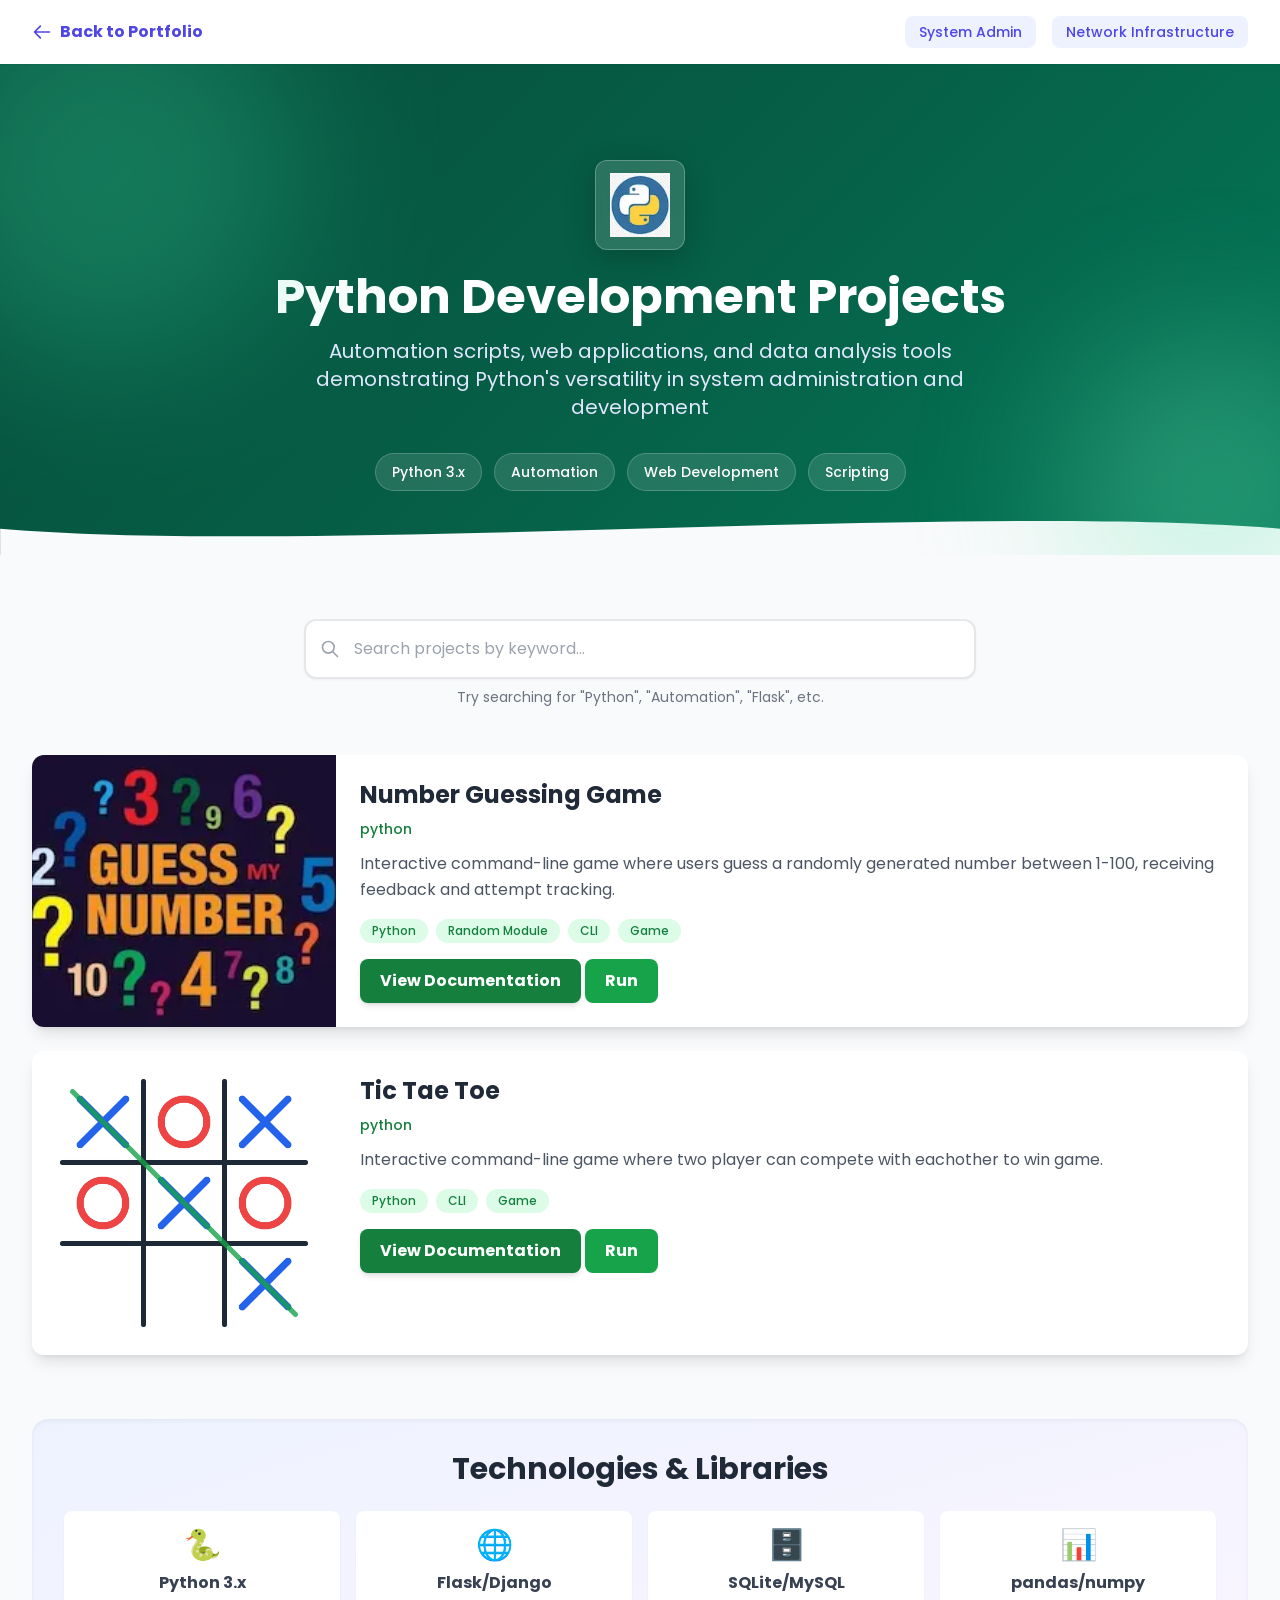
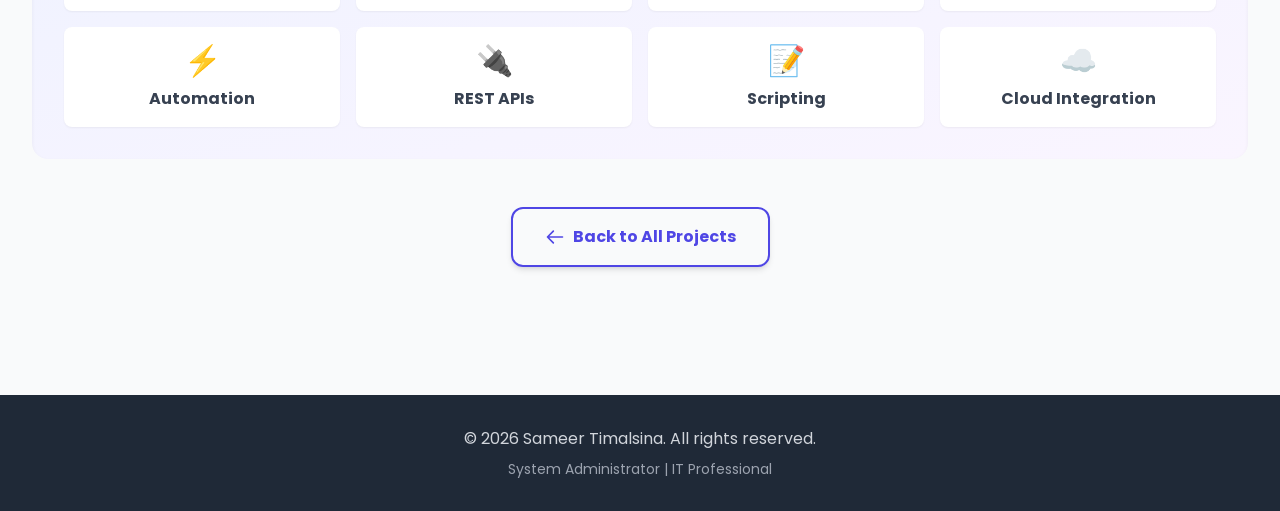
<file: project_of_python.html>
<!DOCTYPE html>
<html lang="en">
<head>
    <!-- Basic Meta -->
    <meta charset="UTF-8">
    <meta name="viewport" content="width=device-width, initial-scale=1.0">

    <!-- SEO -->
    <meta name="description" content="Python projects by Sameer Timalsina - automation tools, scripts, and system utilities.">

    <!-- Open Graph -->
    <meta property="og:title" content="Python Projects | Sameer Timalsina">
    <meta property="og:description" content="Automation scripts and system tools built with Python.">
    <meta property="og:type" content="website">
    <meta property="og:image" content="images/general/profile_256.webp">

    <!-- Referrer Policy -->
    <meta name="referrer" content="strict-origin-when-cross-origin">

    <!-- Title -->
    <title>Python Projects | Sameer Timalsina</title>

    <!-- Favicon -->
    <link rel="icon" href="images/general/favicon.webp" type="image/webp">


    <!-- Preload Fonts (same as main page) -->
    <link rel="preload" href="fonts/poppins-v24-latin-regular.woff2" as="font" type="font/woff2" crossorigin>
    <link rel="preload" href="fonts/poppins-v24-latin-500.woff2" as="font" type="font/woff2" crossorigin>
    <link rel="preload" href="fonts/poppins-v24-latin-700.woff2" as="font" type="font/woff2" crossorigin>

    <!-- CSS -->
     <link rel="stylesheet" href="css/output.css">
    <link rel="stylesheet" href="css/styles.css">
    <link rel="stylesheet" href="css/project_of_python.css">
</head>

<body class="bg-gray-50">
    <!-- Navigation Bar -->
    <nav class="bg-white shadow-sm fixed w-full z-40 top-0">
        <div class="max-w-7xl mx-auto px-4 sm:px-6 lg:px-8">
            <div class="flex justify-between items-center h-16">
                <a href="index.html" class="flex items-center text-indigo-600 hover:text-indigo-700 transition-colors">
                    <svg class="w-5 h-5 mr-2" fill="none" stroke="currentColor" viewBox="0 0 24 24">
                        <path stroke-linecap="round" stroke-linejoin="round" stroke-width="2" d="M10 19l-7-7m0 0l7-7m-7 7h18"></path>
                    </svg>
                    <span class="font-semibold">Back to Portfolio</span>
                </a>

                <div class="flex items-center space-x-4">
                    <a href="project_of_system_admin.html" class="text-gray-600 hover:text-indigo-600 transition-colors text-sm font-medium hidden sm:block">System Admin</a>
                    <a href="project_of_network_infrastructure.html" class="text-gray-600 hover:text-indigo-600 transition-colors text-sm font-medium hidden sm:block">Network Infrastructure</a>
                </div>
            </div>
        </div>
    </nav>

    <!-- Hero Section -->
    <header class="hero-gradient text-white pt-24 pb-16 mt-16">
        <div class="max-w-7xl mx-auto px-4 sm:px-6 lg:px-8">
            <div class="text-center fade-in">
                <div class="inline-block p-3 bg-white bg-opacity-20 rounded-xl mb-4">
                    <img src="images/python_photo/main_python.webp" alt="python_photo" class="w-16 h-16 object-contain">
                </div>
                <h1 class="text-4xl md:text-5xl font-bold mb-4">Python Development Projects</h1>
                <p class="text-xl text-indigo-100 max-w-3xl mx-auto">
                    Automation scripts, web applications, and data analysis tools demonstrating Python's versatility in system administration and development
                </p>
                <div class="mt-8 flex flex-wrap justify-center gap-3">
                    <span class="px-4 py-2 bg-white bg-opacity-20 rounded-full text-sm font-medium">Python 3.x</span>
                    <span class="px-4 py-2 bg-white bg-opacity-20 rounded-full text-sm font-medium">Automation</span>
                    <span class="px-4 py-2 bg-white bg-opacity-20 rounded-full text-sm font-medium">Web Development</span>
                    <span class="px-4 py-2 bg-white bg-opacity-20 rounded-full text-sm font-medium">Scripting</span>
                </div>
            </div>
        </div>
        <!-- Wave Divider -->
        <div class="hero-wave">
            <svg viewBox="0 0 2880 60" xmlns="http://www.w3.org/2000/svg">
                <path fill="#f9fafb" d="M0,30 C360,60 1080,0 1440,30 C1800,60 2520,0 2880,30 L2880,60 L0,60 Z"/>
            </svg>
        </div>
    </header>

    <!-- Main Content -->
    <main class="max-w-7xl mx-auto py-16 px-4 sm:px-6 lg:px-8">

        <!-- Search Bar -->
        <div class="mb-12">
            <div class="max-w-2xl mx-auto relative">
                <div class="relative">
                    <input
                        type="text"
                        id="searchInput"
                        placeholder="Search projects by keyword..."
                        class="w-full px-6 py-4 pl-12 border-2 border-gray-200 rounded-xl shadow-sm focus:outline-none focus:ring-2 focus:ring-indigo-500 focus:border-transparent transition-all"
                        aria-label="Search projects"
                    />
                    <svg class="absolute left-4 top-1/2 transform -translate-y-1/2 w-5 h-5 text-gray-400" fill="none" stroke="currentColor" viewBox="0 0 24 24">
                        <path stroke-linecap="round" stroke-linejoin="round" stroke-width="2" d="M21 21l-6-6m2-5a7 7 0 11-14 0 7 7 0 0114 0z"></path>
                    </svg>
                </div>
                <p class="text-sm text-gray-500 mt-2 text-center">Try searching for "Python", "Automation", "Flask", etc.</p>
            </div>
        </div>

        <!-- Projects Grid -->
        <section id="projects-container" class="space-y-6">

        </section>

        <!-- Technologies Used -->
        <section class="mt-16 bg-gradient-to-br from-indigo-50 to-purple-50 rounded-2xl p-8 shadow-inner">
            <h2 class="text-3xl font-bold text-gray-800 mb-6 text-center">Technologies & Libraries</h2>
            <div class="grid grid-cols-2 md:grid-cols-4 gap-4">
                <div class="bg-white rounded-lg p-4 text-center shadow-sm hover:shadow-md transition-shadow">
                    <div class="text-3xl mb-2">🐍</div>
                    <p class="font-semibold text-gray-700">Python 3.x</p>
                </div>
                <div class="bg-white rounded-lg p-4 text-center shadow-sm hover:shadow-md transition-shadow">
                    <div class="text-3xl mb-2">🌐</div>
                    <p class="font-semibold text-gray-700">Flask/Django</p>
                </div>
                <div class="bg-white rounded-lg p-4 text-center shadow-sm hover:shadow-md transition-shadow">
                    <div class="text-3xl mb-2">🗄️</div>
                    <p class="font-semibold text-gray-700">SQLite/MySQL</p>
                </div>
                <div class="bg-white rounded-lg p-4 text-center shadow-sm hover:shadow-md transition-shadow">
                    <div class="text-3xl mb-2">📊</div>
                    <p class="font-semibold text-gray-700">pandas/numpy</p>
                </div>
                <div class="bg-white rounded-lg p-4 text-center shadow-sm hover:shadow-md transition-shadow">
                    <div class="text-3xl mb-2">⚡</div>
                    <p class="font-semibold text-gray-700">Automation</p>
                </div>
                <div class="bg-white rounded-lg p-4 text-center shadow-sm hover:shadow-md transition-shadow">
                    <div class="text-3xl mb-2">🔌</div>
                    <p class="font-semibold text-gray-700">REST APIs</p>
                </div>
                <div class="bg-white rounded-lg p-4 text-center shadow-sm hover:shadow-md transition-shadow">
                    <div class="text-3xl mb-2">📝</div>
                    <p class="font-semibold text-gray-700">Scripting</p>
                </div>
                <div class="bg-white rounded-lg p-4 text-center shadow-sm hover:shadow-md transition-shadow">
                    <div class="text-3xl mb-2">☁️</div>
                    <p class="font-semibold text-gray-700">Cloud Integration</p>
                </div>
            </div>
        </section>

        <!-- Back Button -->
        <div class="text-center mt-12">
            <a href="index.html#projects" class="inline-flex items-center px-8 py-4 border-2 border-indigo-600 text-indigo-600 font-semibold rounded-xl hover:bg-indigo-600 hover:text-white transition-all transform hover:scale-105 shadow-md hover:shadow-lg">
                <svg class="w-5 h-5 mr-2" fill="none" stroke="currentColor" viewBox="0 0 24 24">
                    <path stroke-linecap="round" stroke-linejoin="round" stroke-width="2" d="M10 19l-7-7m0 0l7-7m-7 7h18"></path>
                </svg>
                Back to All Projects
            </a>
        </div>

    </main>

    <!-- Footer -->
    <footer class="bg-gray-800 text-white py-8 mt-16">
        <div class="max-w-7xl mx-auto px-4 text-center">
            <p class="text-gray-300">&copy; <span id="current-year"></span> Sameer Timalsina. All rights reserved.</p>
            <p class="text-gray-400 text-sm mt-2">System Administrator | IT Professional</p>
        </div>
    </footer>

    <script src="js/project.js" defer></script>
    <script src="js/scripts.js" defer></script>


</body>
</html>
</file>
<file: css/output.css>
*,:after,:before{--tw-border-spacing-x:0;--tw-border-spacing-y:0;--tw-translate-x:0;--tw-translate-y:0;--tw-rotate:0;--tw-skew-x:0;--tw-skew-y:0;--tw-scale-x:1;--tw-scale-y:1;--tw-pan-x: ;--tw-pan-y: ;--tw-pinch-zoom: ;--tw-scroll-snap-strictness:proximity;--tw-gradient-from-position: ;--tw-gradient-via-position: ;--tw-gradient-to-position: ;--tw-ordinal: ;--tw-slashed-zero: ;--tw-numeric-figure: ;--tw-numeric-spacing: ;--tw-numeric-fraction: ;--tw-ring-inset: ;--tw-ring-offset-width:0px;--tw-ring-offset-color:#fff;--tw-ring-color:rgba(59,130,246,.5);--tw-ring-offset-shadow:0 0 #0000;--tw-ring-shadow:0 0 #0000;--tw-shadow:0 0 #0000;--tw-shadow-colored:0 0 #0000;--tw-blur: ;--tw-brightness: ;--tw-contrast: ;--tw-grayscale: ;--tw-hue-rotate: ;--tw-invert: ;--tw-saturate: ;--tw-sepia: ;--tw-drop-shadow: ;--tw-backdrop-blur: ;--tw-backdrop-brightness: ;--tw-backdrop-contrast: ;--tw-backdrop-grayscale: ;--tw-backdrop-hue-rotate: ;--tw-backdrop-invert: ;--tw-backdrop-opacity: ;--tw-backdrop-saturate: ;--tw-backdrop-sepia: ;--tw-contain-size: ;--tw-contain-layout: ;--tw-contain-paint: ;--tw-contain-style: }::backdrop{--tw-border-spacing-x:0;--tw-border-spacing-y:0;--tw-translate-x:0;--tw-translate-y:0;--tw-rotate:0;--tw-skew-x:0;--tw-skew-y:0;--tw-scale-x:1;--tw-scale-y:1;--tw-pan-x: ;--tw-pan-y: ;--tw-pinch-zoom: ;--tw-scroll-snap-strictness:proximity;--tw-gradient-from-position: ;--tw-gradient-via-position: ;--tw-gradient-to-position: ;--tw-ordinal: ;--tw-slashed-zero: ;--tw-numeric-figure: ;--tw-numeric-spacing: ;--tw-numeric-fraction: ;--tw-ring-inset: ;--tw-ring-offset-width:0px;--tw-ring-offset-color:#fff;--tw-ring-color:rgba(59,130,246,.5);--tw-ring-offset-shadow:0 0 #0000;--tw-ring-shadow:0 0 #0000;--tw-shadow:0 0 #0000;--tw-shadow-colored:0 0 #0000;--tw-blur: ;--tw-brightness: ;--tw-contrast: ;--tw-grayscale: ;--tw-hue-rotate: ;--tw-invert: ;--tw-saturate: ;--tw-sepia: ;--tw-drop-shadow: ;--tw-backdrop-blur: ;--tw-backdrop-brightness: ;--tw-backdrop-contrast: ;--tw-backdrop-grayscale: ;--tw-backdrop-hue-rotate: ;--tw-backdrop-invert: ;--tw-backdrop-opacity: ;--tw-backdrop-saturate: ;--tw-backdrop-sepia: ;--tw-contain-size: ;--tw-contain-layout: ;--tw-contain-paint: ;--tw-contain-style: }/*! tailwindcss v3.4.17 | MIT License | https://tailwindcss.com*/*,:after,:before{border:0 solid #e5e7eb;box-sizing:border-box}:after,:before{--tw-content:""}:host,html{line-height:1.5;-webkit-text-size-adjust:100%;font-family:Poppins,sans-serif;font-feature-settings:normal;font-variation-settings:normal;-moz-tab-size:4;-o-tab-size:4;tab-size:4;-webkit-tap-highlight-color:transparent}body{line-height:inherit;margin:0}hr{border-top-width:1px;color:inherit;height:0}abbr:where([title]){-webkit-text-decoration:underline dotted;text-decoration:underline dotted}h1,h2,h3,h4,h5,h6{font-size:inherit;font-weight:inherit}a{color:inherit;text-decoration:inherit}b,strong{font-weight:bolder}code,kbd,pre,samp{font-family:ui-monospace,SFMono-Regular,Menlo,Monaco,Consolas,Liberation Mono,Courier New,monospace;font-feature-settings:normal;font-size:1em;font-variation-settings:normal}small{font-size:80%}sub,sup{font-size:75%;line-height:0;position:relative;vertical-align:baseline}sub{bottom:-.25em}sup{top:-.5em}table{border-collapse:collapse;border-color:inherit;text-indent:0}button,input,optgroup,select,textarea{color:inherit;font-family:inherit;font-feature-settings:inherit;font-size:100%;font-variation-settings:inherit;font-weight:inherit;letter-spacing:inherit;line-height:inherit;margin:0;padding:0}button,select{text-transform:none}button,input:where([type=button]),input:where([type=reset]),input:where([type=submit]){-webkit-appearance:button;background-color:transparent;background-image:none}:-moz-focusring{outline:auto}:-moz-ui-invalid{box-shadow:none}progress{vertical-align:baseline}::-webkit-inner-spin-button,::-webkit-outer-spin-button{height:auto}[type=search]{-webkit-appearance:textfield;outline-offset:-2px}::-webkit-search-decoration{-webkit-appearance:none}::-webkit-file-upload-button{-webkit-appearance:button;font:inherit}summary{display:list-item}blockquote,dd,dl,figure,h1,h2,h3,h4,h5,h6,hr,p,pre{margin:0}fieldset{margin:0}fieldset,legend{padding:0}menu,ol,ul{list-style:none;margin:0;padding:0}dialog{padding:0}textarea{resize:vertical}input::-moz-placeholder,textarea::-moz-placeholder{color:#9ca3af;opacity:1}input::placeholder,textarea::placeholder{color:#9ca3af;opacity:1}[role=button],button{cursor:pointer}:disabled{cursor:default}audio,canvas,embed,iframe,img,object,svg,video{display:block;vertical-align:middle}img,video{height:auto;max-width:100%}[hidden]:where(:not([hidden=until-found])){display:none}.sr-only{height:1px;margin:-1px;overflow:hidden;padding:0;position:absolute;width:1px;clip:rect(0,0,0,0);border-width:0;white-space:nowrap}.pointer-events-none{pointer-events:none}.visible{visibility:visible}.static{position:static}.fixed{position:fixed}.absolute{position:absolute}.relative{position:relative}.inset-0{inset:0}.bottom-20{bottom:5rem}.left-1\/2{left:50%}.left-10{left:2.5rem}.left-4{left:1rem}.right-20{right:5rem}.top-0{top:0}.top-1\/2{top:50%}.top-10{top:2.5rem}.z-10{z-index:10}.z-40{z-index:40}.z-50{z-index:50}.mx-auto{margin-left:auto;margin-right:auto}.mb-12{margin-bottom:3rem}.mb-16{margin-bottom:4rem}.mb-2{margin-bottom:.5rem}.mb-3{margin-bottom:.75rem}.mb-4{margin-bottom:1rem}.mb-6{margin-bottom:1.5rem}.mb-8{margin-bottom:2rem}.ml-1{margin-left:.25rem}.mr-2{margin-right:.5rem}.mr-3{margin-right:.75rem}.mt-0\.5{margin-top:.125rem}.mt-10{margin-top:2.5rem}.mt-12{margin-top:3rem}.mt-16{margin-top:4rem}.mt-2{margin-top:.5rem}.mt-4{margin-top:1rem}.mt-8{margin-top:2rem}.block{display:block}.inline-block{display:inline-block}.flex{display:flex}.inline-flex{display:inline-flex}.grid{display:grid}.hidden{display:none}.h-1{height:.25rem}.h-16{height:4rem}.h-20{height:5rem}.h-4{height:1rem}.h-48{height:12rem}.h-5{height:1.25rem}.h-56{height:14rem}.h-6{height:1.5rem}.h-7{height:1.75rem}.h-72{height:18rem}.h-80{height:20rem}.h-96{height:24rem}.h-full{height:100%}.min-h-screen{min-height:100vh}.w-16{width:4rem}.w-20{width:5rem}.w-24{width:6rem}.w-4{width:1rem}.w-48{width:12rem}.w-5{width:1.25rem}.w-6{width:1.5rem}.w-7{width:1.75rem}.w-72{width:18rem}.w-80{width:20rem}.w-96{width:24rem}.w-full{width:100%}.max-w-2xl{max-width:42rem}.max-w-3xl{max-width:48rem}.max-w-4xl{max-width:56rem}.max-w-5xl{max-width:64rem}.max-w-7xl{max-width:80rem}.max-w-md{max-width:28rem}.flex-shrink-0{flex-shrink:0}.-translate-x-1\/2{--tw-translate-x:-50%}.-translate-x-1\/2,.-translate-y-1\/2{transform:translate(var(--tw-translate-x),var(--tw-translate-y)) rotate(var(--tw-rotate)) skewX(var(--tw-skew-x)) skewY(var(--tw-skew-y)) scaleX(var(--tw-scale-x)) scaleY(var(--tw-scale-y))}.-translate-y-1\/2{--tw-translate-y:-50%}.rotate-90{--tw-rotate:90deg}.rotate-90,.transform{transform:translate(var(--tw-translate-x),var(--tw-translate-y)) rotate(var(--tw-rotate)) skewX(var(--tw-skew-x)) skewY(var(--tw-skew-y)) scaleX(var(--tw-scale-x)) scaleY(var(--tw-scale-y))}@keyframes ping{75%,to{opacity:0;transform:scale(2)}}.animate-ping{animation:ping 1s cubic-bezier(0,0,.2,1) infinite}@keyframes pulse{50%{opacity:.5}}.animate-pulse{animation:pulse 2s cubic-bezier(.4,0,.6,1) infinite}.resize{resize:both}.grid-cols-1{grid-template-columns:repeat(1,minmax(0,1fr))}.grid-cols-2{grid-template-columns:repeat(2,minmax(0,1fr))}.flex-col{flex-direction:column}.flex-wrap{flex-wrap:wrap}.items-start{align-items:flex-start}.items-center{align-items:center}.justify-center{justify-content:center}.justify-between{justify-content:space-between}.gap-12{gap:3rem}.gap-2{gap:.5rem}.gap-3{gap:.75rem}.gap-4{gap:1rem}.gap-6{gap:1.5rem}.gap-8{gap:2rem}.space-x-2>:not([hidden])~:not([hidden]){--tw-space-x-reverse:0;margin-left:calc(.5rem*(1 - var(--tw-space-x-reverse)));margin-right:calc(.5rem*var(--tw-space-x-reverse))}.space-x-4>:not([hidden])~:not([hidden]){--tw-space-x-reverse:0;margin-left:calc(1rem*(1 - var(--tw-space-x-reverse)));margin-right:calc(1rem*var(--tw-space-x-reverse))}.space-y-2>:not([hidden])~:not([hidden]){--tw-space-y-reverse:0;margin-bottom:calc(.5rem*var(--tw-space-y-reverse));margin-top:calc(.5rem*(1 - var(--tw-space-y-reverse)))}.space-y-4>:not([hidden])~:not([hidden]){--tw-space-y-reverse:0;margin-bottom:calc(1rem*var(--tw-space-y-reverse));margin-top:calc(1rem*(1 - var(--tw-space-y-reverse)))}.space-y-6>:not([hidden])~:not([hidden]){--tw-space-y-reverse:0;margin-bottom:calc(1.5rem*var(--tw-space-y-reverse));margin-top:calc(1.5rem*(1 - var(--tw-space-y-reverse)))}.space-y-8>:not([hidden])~:not([hidden]){--tw-space-y-reverse:0;margin-bottom:calc(2rem*var(--tw-space-y-reverse));margin-top:calc(2rem*(1 - var(--tw-space-y-reverse)))}.overflow-hidden{overflow:hidden}.whitespace-nowrap{white-space:nowrap}.rounded{border-radius:.25rem}.rounded-2xl{border-radius:1rem}.rounded-full{border-radius:9999px}.rounded-lg{border-radius:.5rem}.rounded-xl{border-radius:.75rem}.border-2{border-width:2px}.border-4{border-width:4px}.border-t{border-top-width:1px}.border-gray-200{--tw-border-opacity:1;border-color:rgb(229 231 235/var(--tw-border-opacity,1))}.border-indigo-600{--tw-border-opacity:1;border-color:rgb(79 70 229/var(--tw-border-opacity,1))}.border-primary{--tw-border-opacity:1;border-color:rgb(13 148 136/var(--tw-border-opacity,1))}.border-primary\/30{border-color:rgba(13,148,136,.3)}.bg-amber-100{--tw-bg-opacity:1;background-color:rgb(254 243 199/var(--tw-bg-opacity,1))}.bg-amber-700{--tw-bg-opacity:1;background-color:rgb(180 83 9/var(--tw-bg-opacity,1))}.bg-blue-100{--tw-bg-opacity:1;background-color:rgb(219 234 254/var(--tw-bg-opacity,1))}.bg-blue-600{--tw-bg-opacity:1;background-color:rgb(37 99 235/var(--tw-bg-opacity,1))}.bg-blue-700{--tw-bg-opacity:1;background-color:rgb(29 78 216/var(--tw-bg-opacity,1))}.bg-cyan-400\/25{background-color:rgba(34,211,238,.25)}.bg-gray-200{--tw-bg-opacity:1;background-color:rgb(229 231 235/var(--tw-bg-opacity,1))}.bg-gray-50{--tw-bg-opacity:1;background-color:rgb(249 250 251/var(--tw-bg-opacity,1))}.bg-gray-700{--tw-bg-opacity:1;background-color:rgb(55 65 81/var(--tw-bg-opacity,1))}.bg-gray-800{--tw-bg-opacity:1;background-color:rgb(31 41 55/var(--tw-bg-opacity,1))}.bg-green-100{--tw-bg-opacity:1;background-color:rgb(220 252 231/var(--tw-bg-opacity,1))}.bg-green-600{--tw-bg-opacity:1;background-color:rgb(22 163 74/var(--tw-bg-opacity,1))}.bg-green-700{--tw-bg-opacity:1;background-color:rgb(21 128 61/var(--tw-bg-opacity,1))}.bg-indigo-100{--tw-bg-opacity:1;background-color:rgb(224 231 255/var(--tw-bg-opacity,1))}.bg-indigo-600{--tw-bg-opacity:1;background-color:rgb(79 70 229/var(--tw-bg-opacity,1))}.bg-indigo-700{--tw-bg-opacity:1;background-color:rgb(67 56 202/var(--tw-bg-opacity,1))}.bg-orange-100{--tw-bg-opacity:1;background-color:rgb(255 237 213/var(--tw-bg-opacity,1))}.bg-orange-600{--tw-bg-opacity:1;background-color:rgb(234 88 12/var(--tw-bg-opacity,1))}.bg-orange-700{--tw-bg-opacity:1;background-color:rgb(194 65 12/var(--tw-bg-opacity,1))}.bg-pink-100{--tw-bg-opacity:1;background-color:rgb(252 231 243/var(--tw-bg-opacity,1))}.bg-pink-700{--tw-bg-opacity:1;background-color:rgb(190 24 93/var(--tw-bg-opacity,1))}.bg-primary{--tw-bg-opacity:1;background-color:rgb(13 148 136/var(--tw-bg-opacity,1))}.bg-primary\/10{background-color:rgba(13,148,136,.1)}.bg-primary\/20{background-color:rgba(13,148,136,.2)}.bg-purple-100{--tw-bg-opacity:1;background-color:rgb(243 232 255/var(--tw-bg-opacity,1))}.bg-purple-600{--tw-bg-opacity:1;background-color:rgb(147 51 234/var(--tw-bg-opacity,1))}.bg-purple-700{--tw-bg-opacity:1;background-color:rgb(126 34 206/var(--tw-bg-opacity,1))}.bg-red-100{--tw-bg-opacity:1;background-color:rgb(254 226 226/var(--tw-bg-opacity,1))}.bg-red-700{--tw-bg-opacity:1;background-color:rgb(185 28 28/var(--tw-bg-opacity,1))}.bg-slate-200{--tw-bg-opacity:1;background-color:rgb(226 232 240/var(--tw-bg-opacity,1))}.bg-slate-800{--tw-bg-opacity:1;background-color:rgb(30 41 59/var(--tw-bg-opacity,1))}.bg-teal-300\/20{background-color:rgba(94,234,212,.2)}.bg-teal-50{--tw-bg-opacity:1;background-color:rgb(240 253 250/var(--tw-bg-opacity,1))}.bg-teal-700{--tw-bg-opacity:1;background-color:rgb(15 118 110/var(--tw-bg-opacity,1))}.bg-violet-100{--tw-bg-opacity:1;background-color:rgb(237 233 254/var(--tw-bg-opacity,1))}.bg-violet-700{--tw-bg-opacity:1;background-color:rgb(109 40 217/var(--tw-bg-opacity,1))}.bg-white{--tw-bg-opacity:1;background-color:rgb(255 255 255/var(--tw-bg-opacity,1))}.bg-white\/95{background-color:hsla(0,0%,100%,.95)}.bg-yellow-100{--tw-bg-opacity:1;background-color:rgb(254 249 195/var(--tw-bg-opacity,1))}.bg-yellow-700{--tw-bg-opacity:1;background-color:rgb(161 98 7/var(--tw-bg-opacity,1))}.bg-zinc-200{--tw-bg-opacity:1;background-color:rgb(228 228 231/var(--tw-bg-opacity,1))}.bg-zinc-700{--tw-bg-opacity:1;background-color:rgb(63 63 70/var(--tw-bg-opacity,1))}.bg-opacity-20{--tw-bg-opacity:0.2}.bg-gradient-to-br{background-image:linear-gradient(to bottom right,var(--tw-gradient-stops))}.bg-gradient-to-r{background-image:linear-gradient(to right,var(--tw-gradient-stops))}.from-green-500\/20{--tw-gradient-from:rgba(34,197,94,.2) var(--tw-gradient-from-position);--tw-gradient-to:rgba(34,197,94,0) var(--tw-gradient-to-position);--tw-gradient-stops:var(--tw-gradient-from),var(--tw-gradient-to)}.from-indigo-50{--tw-gradient-from:#eef2ff var(--tw-gradient-from-position);--tw-gradient-to:rgba(238,242,255,0) var(--tw-gradient-to-position);--tw-gradient-stops:var(--tw-gradient-from),var(--tw-gradient-to)}.from-primary{--tw-gradient-from:#0d9488 var(--tw-gradient-from-position);--tw-gradient-to:rgba(13,148,136,0) var(--tw-gradient-to-position);--tw-gradient-stops:var(--tw-gradient-from),var(--tw-gradient-to)}.from-primary\/20{--tw-gradient-from:rgba(13,148,136,.2) var(--tw-gradient-from-position);--tw-gradient-to:rgba(13,148,136,0) var(--tw-gradient-to-position);--tw-gradient-stops:var(--tw-gradient-from),var(--tw-gradient-to)}.from-primary\/5{--tw-gradient-from:rgba(13,148,136,.05) var(--tw-gradient-from-position);--tw-gradient-to:rgba(13,148,136,0) var(--tw-gradient-to-position);--tw-gradient-stops:var(--tw-gradient-from),var(--tw-gradient-to)}.from-purple-500\/20{--tw-gradient-from:rgba(168,85,247,.2) var(--tw-gradient-from-position);--tw-gradient-to:rgba(168,85,247,0) var(--tw-gradient-to-position);--tw-gradient-stops:var(--tw-gradient-from),var(--tw-gradient-to)}.via-white{--tw-gradient-to:hsla(0,0%,100%,0) var(--tw-gradient-to-position);--tw-gradient-stops:var(--tw-gradient-from),#fff var(--tw-gradient-via-position),var(--tw-gradient-to)}.to-cyan-50{--tw-gradient-to:#ecfeff var(--tw-gradient-to-position)}.to-cyan-500{--tw-gradient-to:#06b6d4 var(--tw-gradient-to-position)}.to-cyan-500\/20{--tw-gradient-to:rgba(6,182,212,.2) var(--tw-gradient-to-position)}.to-cyan-600{--tw-gradient-to:#0891b2 var(--tw-gradient-to-position)}.to-emerald-500\/20{--tw-gradient-to:rgba(16,185,129,.2) var(--tw-gradient-to-position)}.to-pink-500\/20{--tw-gradient-to:rgba(236,72,153,.2) var(--tw-gradient-to-position)}.to-purple-50{--tw-gradient-to:#faf5ff var(--tw-gradient-to-position)}.bg-clip-text{-webkit-background-clip:text;background-clip:text}.object-contain{-o-object-fit:contain;object-fit:contain}.object-cover{-o-object-fit:cover;object-fit:cover}.p-2{padding:.5rem}.p-3{padding:.75rem}.p-4{padding:1rem}.p-6{padding:1.5rem}.p-8{padding:2rem}.px-10{padding-left:2.5rem;padding-right:2.5rem}.px-3{padding-left:.75rem;padding-right:.75rem}.px-4{padding-left:1rem;padding-right:1rem}.px-5{padding-left:1.25rem;padding-right:1.25rem}.px-6{padding-left:1.5rem;padding-right:1.5rem}.px-8{padding-left:2rem;padding-right:2rem}.py-1{padding-bottom:.25rem;padding-top:.25rem}.py-16{padding-bottom:4rem;padding-top:4rem}.py-2{padding-bottom:.5rem;padding-top:.5rem}.py-2\.5{padding-bottom:.625rem;padding-top:.625rem}.py-24{padding-bottom:6rem;padding-top:6rem}.py-3{padding-bottom:.75rem;padding-top:.75rem}.py-4{padding-bottom:1rem;padding-top:1rem}.py-8{padding-bottom:2rem;padding-top:2rem}.pb-16{padding-bottom:4rem}.pl-12{padding-left:3rem}.pt-16{padding-top:4rem}.pt-24{padding-top:6rem}.text-center{text-align:center}.text-2xl{font-size:1.5rem;line-height:2rem}.text-3xl{font-size:1.875rem;line-height:2.25rem}.text-4xl{font-size:2.25rem;line-height:2.5rem}.text-5xl{font-size:3rem;line-height:1}.text-lg{font-size:1.125rem;line-height:1.75rem}.text-sm{font-size:.875rem;line-height:1.25rem}.text-xl{font-size:1.25rem;line-height:1.75rem}.text-xs{font-size:.75rem;line-height:1rem}.font-bold{font-weight:700}.font-extrabold{font-weight:800}.font-medium{font-weight:500}.font-semibold{font-weight:600}.leading-relaxed{line-height:1.625}.leading-tight{line-height:1.25}.text-amber-800{--tw-text-opacity:1;color:rgb(146 64 14/var(--tw-text-opacity,1))}.text-blue-600{--tw-text-opacity:1;color:rgb(37 99 235/var(--tw-text-opacity,1))}.text-blue-700{--tw-text-opacity:1;color:rgb(29 78 216/var(--tw-text-opacity,1))}.text-gray-300{--tw-text-opacity:1;color:rgb(209 213 219/var(--tw-text-opacity,1))}.text-gray-400{--tw-text-opacity:1;color:rgb(156 163 175/var(--tw-text-opacity,1))}.text-gray-500{--tw-text-opacity:1;color:rgb(107 114 128/var(--tw-text-opacity,1))}.text-gray-600{--tw-text-opacity:1;color:rgb(75 85 99/var(--tw-text-opacity,1))}.text-gray-700{--tw-text-opacity:1;color:rgb(55 65 81/var(--tw-text-opacity,1))}.text-gray-800{--tw-text-opacity:1;color:rgb(31 41 55/var(--tw-text-opacity,1))}.text-gray-900{--tw-text-opacity:1;color:rgb(17 24 39/var(--tw-text-opacity,1))}.text-green-600{--tw-text-opacity:1;color:rgb(22 163 74/var(--tw-text-opacity,1))}.text-green-700{--tw-text-opacity:1;color:rgb(21 128 61/var(--tw-text-opacity,1))}.text-indigo-100{--tw-text-opacity:1;color:rgb(224 231 255/var(--tw-text-opacity,1))}.text-indigo-600{--tw-text-opacity:1;color:rgb(79 70 229/var(--tw-text-opacity,1))}.text-indigo-700{--tw-text-opacity:1;color:rgb(67 56 202/var(--tw-text-opacity,1))}.text-orange-600{--tw-text-opacity:1;color:rgb(234 88 12/var(--tw-text-opacity,1))}.text-orange-700{--tw-text-opacity:1;color:rgb(194 65 12/var(--tw-text-opacity,1))}.text-pink-700{--tw-text-opacity:1;color:rgb(190 24 93/var(--tw-text-opacity,1))}.text-purple-600{--tw-text-opacity:1;color:rgb(147 51 234/var(--tw-text-opacity,1))}.text-purple-700{--tw-text-opacity:1;color:rgb(126 34 206/var(--tw-text-opacity,1))}.text-red-600{--tw-text-opacity:1;color:rgb(220 38 38/var(--tw-text-opacity,1))}.text-red-700{--tw-text-opacity:1;color:rgb(185 28 28/var(--tw-text-opacity,1))}.text-slate-800{--tw-text-opacity:1;color:rgb(30 41 59/var(--tw-text-opacity,1))}.text-teal-700{--tw-text-opacity:1;color:rgb(15 118 110/var(--tw-text-opacity,1))}.text-transparent{color:transparent}.text-violet-700{--tw-text-opacity:1;color:rgb(109 40 217/var(--tw-text-opacity,1))}.text-white{--tw-text-opacity:1;color:rgb(255 255 255/var(--tw-text-opacity,1))}.text-yellow-700{--tw-text-opacity:1;color:rgb(161 98 7/var(--tw-text-opacity,1))}.text-yellow-800{--tw-text-opacity:1;color:rgb(133 77 14/var(--tw-text-opacity,1))}.text-zinc-700{--tw-text-opacity:1;color:rgb(63 63 70/var(--tw-text-opacity,1))}.text-zinc-800{--tw-text-opacity:1;color:rgb(39 39 42/var(--tw-text-opacity,1))}.opacity-30{opacity:.3}.opacity-90{opacity:.9}.shadow-2xl{--tw-shadow:0 25px 50px -12px rgba(0,0,0,.25);--tw-shadow-colored:0 25px 50px -12px var(--tw-shadow-color)}.shadow-2xl,.shadow-inner{box-shadow:var(--tw-ring-offset-shadow,0 0 #0000),var(--tw-ring-shadow,0 0 #0000),var(--tw-shadow)}.shadow-inner{--tw-shadow:inset 0 2px 4px 0 rgba(0,0,0,.05);--tw-shadow-colored:inset 0 2px 4px 0 var(--tw-shadow-color)}.shadow-lg{--tw-shadow:0 10px 15px -3px rgba(0,0,0,.1),0 4px 6px -4px rgba(0,0,0,.1);--tw-shadow-colored:0 10px 15px -3px var(--tw-shadow-color),0 4px 6px -4px var(--tw-shadow-color)}.shadow-lg,.shadow-md{box-shadow:var(--tw-ring-offset-shadow,0 0 #0000),var(--tw-ring-shadow,0 0 #0000),var(--tw-shadow)}.shadow-md{--tw-shadow:0 4px 6px -1px rgba(0,0,0,.1),0 2px 4px -2px rgba(0,0,0,.1);--tw-shadow-colored:0 4px 6px -1px var(--tw-shadow-color),0 2px 4px -2px var(--tw-shadow-color)}.shadow-sm{--tw-shadow:0 1px 2px 0 rgba(0,0,0,.05);--tw-shadow-colored:0 1px 2px 0 var(--tw-shadow-color);box-shadow:var(--tw-ring-offset-shadow,0 0 #0000),var(--tw-ring-shadow,0 0 #0000),var(--tw-shadow)}.blur-2xl{--tw-blur:blur(40px)}.blur-2xl,.blur-3xl{filter:var(--tw-blur) var(--tw-brightness) var(--tw-contrast) var(--tw-grayscale) var(--tw-hue-rotate) var(--tw-invert) var(--tw-saturate) var(--tw-sepia) var(--tw-drop-shadow)}.blur-3xl{--tw-blur:blur(64px)}.blur-xl{--tw-blur:blur(24px)}.blur-xl,.filter{filter:var(--tw-blur) var(--tw-brightness) var(--tw-contrast) var(--tw-grayscale) var(--tw-hue-rotate) var(--tw-invert) var(--tw-saturate) var(--tw-sepia) var(--tw-drop-shadow)}.backdrop-blur-sm{--tw-backdrop-blur:blur(4px);-webkit-backdrop-filter:var(--tw-backdrop-blur) var(--tw-backdrop-brightness) var(--tw-backdrop-contrast) var(--tw-backdrop-grayscale) var(--tw-backdrop-hue-rotate) var(--tw-backdrop-invert) var(--tw-backdrop-opacity) var(--tw-backdrop-saturate) var(--tw-backdrop-sepia);backdrop-filter:var(--tw-backdrop-blur) var(--tw-backdrop-brightness) var(--tw-backdrop-contrast) var(--tw-backdrop-grayscale) var(--tw-backdrop-hue-rotate) var(--tw-backdrop-invert) var(--tw-backdrop-opacity) var(--tw-backdrop-saturate) var(--tw-backdrop-sepia)}.transition{transition-duration:.15s;transition-property:color,background-color,border-color,text-decoration-color,fill,stroke,opacity,box-shadow,transform,filter,-webkit-backdrop-filter;transition-property:color,background-color,border-color,text-decoration-color,fill,stroke,opacity,box-shadow,transform,filter,backdrop-filter;transition-property:color,background-color,border-color,text-decoration-color,fill,stroke,opacity,box-shadow,transform,filter,backdrop-filter,-webkit-backdrop-filter;transition-timing-function:cubic-bezier(.4,0,.2,1)}.transition-all{transition-duration:.15s;transition-property:all;transition-timing-function:cubic-bezier(.4,0,.2,1)}.transition-colors{transition-duration:.15s;transition-property:color,background-color,border-color,text-decoration-color,fill,stroke;transition-timing-function:cubic-bezier(.4,0,.2,1)}.transition-shadow{transition-duration:.15s;transition-property:box-shadow;transition-timing-function:cubic-bezier(.4,0,.2,1)}.transition-transform{transition-duration:.15s;transition-property:transform;transition-timing-function:cubic-bezier(.4,0,.2,1)}.delay-1000{transition-delay:1s}.duration-200{transition-duration:.2s}.duration-300{transition-duration:.3s}.ease-out{transition-timing-function:cubic-bezier(0,0,.2,1)}.hover\:scale-105:hover{--tw-scale-x:1.05;--tw-scale-y:1.05}.hover\:scale-105:hover,.hover\:scale-110:hover{transform:translate(var(--tw-translate-x),var(--tw-translate-y)) rotate(var(--tw-rotate)) skewX(var(--tw-skew-x)) skewY(var(--tw-skew-y)) scaleX(var(--tw-scale-x)) scaleY(var(--tw-scale-y))}.hover\:scale-110:hover{--tw-scale-x:1.1;--tw-scale-y:1.1}.hover\:bg-amber-800:hover{--tw-bg-opacity:1;background-color:rgb(146 64 14/var(--tw-bg-opacity,1))}.hover\:bg-blue-700:hover{--tw-bg-opacity:1;background-color:rgb(29 78 216/var(--tw-bg-opacity,1))}.hover\:bg-blue-800:hover{--tw-bg-opacity:1;background-color:rgb(30 64 175/var(--tw-bg-opacity,1))}.hover\:bg-gray-800:hover{--tw-bg-opacity:1;background-color:rgb(31 41 55/var(--tw-bg-opacity,1))}.hover\:bg-green-700:hover{--tw-bg-opacity:1;background-color:rgb(21 128 61/var(--tw-bg-opacity,1))}.hover\:bg-green-800:hover{--tw-bg-opacity:1;background-color:rgb(22 101 52/var(--tw-bg-opacity,1))}.hover\:bg-indigo-600:hover{--tw-bg-opacity:1;background-color:rgb(79 70 229/var(--tw-bg-opacity,1))}.hover\:bg-indigo-700:hover{--tw-bg-opacity:1;background-color:rgb(67 56 202/var(--tw-bg-opacity,1))}.hover\:bg-indigo-800:hover{--tw-bg-opacity:1;background-color:rgb(55 48 163/var(--tw-bg-opacity,1))}.hover\:bg-orange-700:hover{--tw-bg-opacity:1;background-color:rgb(194 65 12/var(--tw-bg-opacity,1))}.hover\:bg-orange-800:hover{--tw-bg-opacity:1;background-color:rgb(154 52 18/var(--tw-bg-opacity,1))}.hover\:bg-pink-800:hover{--tw-bg-opacity:1;background-color:rgb(157 23 77/var(--tw-bg-opacity,1))}.hover\:bg-primary:hover{--tw-bg-opacity:1;background-color:rgb(13 148 136/var(--tw-bg-opacity,1))}.hover\:bg-purple-700:hover{--tw-bg-opacity:1;background-color:rgb(126 34 206/var(--tw-bg-opacity,1))}.hover\:bg-purple-800:hover{--tw-bg-opacity:1;background-color:rgb(107 33 168/var(--tw-bg-opacity,1))}.hover\:bg-red-800:hover{--tw-bg-opacity:1;background-color:rgb(153 27 27/var(--tw-bg-opacity,1))}.hover\:bg-slate-900:hover{--tw-bg-opacity:1;background-color:rgb(15 23 42/var(--tw-bg-opacity,1))}.hover\:bg-teal-800:hover{--tw-bg-opacity:1;background-color:rgb(17 94 89/var(--tw-bg-opacity,1))}.hover\:bg-violet-800:hover{--tw-bg-opacity:1;background-color:rgb(91 33 182/var(--tw-bg-opacity,1))}.hover\:bg-yellow-800:hover{--tw-bg-opacity:1;background-color:rgb(133 77 14/var(--tw-bg-opacity,1))}.hover\:bg-zinc-800:hover{--tw-bg-opacity:1;background-color:rgb(39 39 42/var(--tw-bg-opacity,1))}.hover\:text-indigo-600:hover{--tw-text-opacity:1;color:rgb(79 70 229/var(--tw-text-opacity,1))}.hover\:text-indigo-700:hover{--tw-text-opacity:1;color:rgb(67 56 202/var(--tw-text-opacity,1))}.hover\:text-teal-700:hover{--tw-text-opacity:1;color:rgb(15 118 110/var(--tw-text-opacity,1))}.hover\:text-white:hover{--tw-text-opacity:1;color:rgb(255 255 255/var(--tw-text-opacity,1))}.hover\:underline:hover{text-decoration-line:underline}.hover\:shadow-lg:hover{--tw-shadow:0 10px 15px -3px rgba(0,0,0,.1),0 4px 6px -4px rgba(0,0,0,.1);--tw-shadow-colored:0 10px 15px -3px var(--tw-shadow-color),0 4px 6px -4px var(--tw-shadow-color)}.hover\:shadow-lg:hover,.hover\:shadow-md:hover{box-shadow:var(--tw-ring-offset-shadow,0 0 #0000),var(--tw-ring-shadow,0 0 #0000),var(--tw-shadow)}.hover\:shadow-md:hover{--tw-shadow:0 4px 6px -1px rgba(0,0,0,.1),0 2px 4px -2px rgba(0,0,0,.1);--tw-shadow-colored:0 4px 6px -1px var(--tw-shadow-color),0 2px 4px -2px var(--tw-shadow-color)}.focus\:not-sr-only:focus{height:auto;margin:0;overflow:visible;padding:0;position:static;width:auto;clip:auto;white-space:normal}.focus\:absolute:focus{position:absolute}.focus\:left-4:focus{left:1rem}.focus\:top-4:focus{top:1rem}.focus\:border-transparent:focus{border-color:transparent}.focus\:outline-none:focus{outline:2px solid transparent;outline-offset:2px}.focus\:ring-2:focus{--tw-ring-offset-shadow:var(--tw-ring-inset) 0 0 0 var(--tw-ring-offset-width) var(--tw-ring-offset-color);--tw-ring-shadow:var(--tw-ring-inset) 0 0 0 calc(2px + var(--tw-ring-offset-width)) var(--tw-ring-color);box-shadow:var(--tw-ring-offset-shadow),var(--tw-ring-shadow),var(--tw-shadow,0 0 #0000)}.focus\:ring-indigo-500:focus{--tw-ring-opacity:1;--tw-ring-color:rgb(99 102 241/var(--tw-ring-opacity,1))}@media (min-width:640px){.sm\:block{display:block}.sm\:flex-row{flex-direction:row}.sm\:px-6{padding-left:1.5rem;padding-right:1.5rem}}@media (min-width:768px){.md\:mb-0{margin-bottom:0}.md\:mr-12{margin-right:3rem}.md\:flex{display:flex}.md\:hidden{display:none}.md\:h-64{height:16rem}.md\:h-80{height:20rem}.md\:w-1\/4{width:25%}.md\:w-3\/4{width:75%}.md\:w-64{width:16rem}.md\:translate-x-10{--tw-translate-x:2.5rem;transform:translate(var(--tw-translate-x),var(--tw-translate-y)) rotate(var(--tw-rotate)) skewX(var(--tw-skew-x)) skewY(var(--tw-skew-y)) scaleX(var(--tw-scale-x)) scaleY(var(--tw-scale-y))}.md\:grid-cols-2{grid-template-columns:repeat(2,minmax(0,1fr))}.md\:grid-cols-3{grid-template-columns:repeat(3,minmax(0,1fr))}.md\:grid-cols-4{grid-template-columns:repeat(4,minmax(0,1fr))}.md\:flex-row{flex-direction:row}.md\:text-left{text-align:left}.md\:text-3xl{font-size:1.875rem;line-height:2.25rem}.md\:text-5xl{font-size:3rem;line-height:1}.md\:text-7xl{font-size:4.5rem;line-height:1}.md\:text-base{font-size:1rem;line-height:1.5rem}.md\:text-xl{font-size:1.25rem;line-height:1.75rem}}@media (min-width:1024px){.lg\:px-8{padding-left:2rem;padding-right:2rem}}
</file>
<file: css/styles.css>
/* ===================================
   Custom Styles for Portfolio
   ================================== */

/* poppins-regular - latin */
@font-face {
    font-display: optional;
    font-family: 'Poppins';
    font-style: normal;
    font-weight: 400;
    src: url('../fonts/poppins-v24-latin-regular.woff2') format('woff2');
}
/* poppins-500 - latin */
@font-face {
    font-display: optional;
    font-family: 'Poppins';
    font-style: normal;
    font-weight: 500;
    src: url('../fonts/poppins-v24-latin-500.woff2') format('woff2');
}
/* poppins-700 - latin */
@font-face {
    font-display: optional;
    font-family: 'Poppins';
    font-style: normal;
    font-weight: 700;
    src: url('../fonts/poppins-v24-latin-700.woff2') format('woff2');
}


/* ========================================
   BASE
   ======================================== */
body {
    font-family: 'Poppins', sans-serif;
}
.profile-photo {
    flex-shrink: 0;
}

/* ========================================
   SMOOTH SCROLLING
   ======================================== */
html {
    scroll-behavior: smooth;
    scroll-padding-top: 64px;
}

@media (min-width: 768px) {
    html {
        scroll-padding-top: 80px;
    }
}

@media (prefers-reduced-motion: reduce) {
    html {
        scroll-behavior: auto;
    }
}


/* ========================================
   SCROLLBAR STYLING
   ======================================== */
::-webkit-scrollbar { width: 8px; }

::-webkit-scrollbar-track { background: #f1f5f9; }

::-webkit-scrollbar-thumb {
    background: #94a3b8;
    border-radius: 4px;
    transition: background 0.2s ease;
}

::-webkit-scrollbar-thumb:hover { background: #64748b; }


/* ========================================
   KEYFRAME ANIMATIONS
   ======================================== */
@keyframes fadeIn {
    from { opacity: 0; }
    to   { opacity: 1; }
}

@keyframes fadeInUp {
    from { opacity: 0; transform: translateY(20px); }
    to   { opacity: 1; transform: translateY(0); }
}

@keyframes fadeUpCard {
    from { opacity: 0; transform: translateY(18px); }
    to   { opacity: 1; transform: translateY(0); }
}

@keyframes flyIn {
    from { opacity: 0; transform: translateY(20px) scale(0.95); }
    to   { opacity: 1; transform: translateY(0) scale(1); }
}

@keyframes slideUp {
    from { opacity: 0; transform: translateY(30px); }
    to   { opacity: 1; transform: translateY(0); }
}

@keyframes float {
    0%, 100% { transform: translateY(0); }
    50%       { transform: translateY(-20px); }
}

@keyframes blink {
    0%, 100% { opacity: 1; }
    50%       { opacity: 0; }
}

@keyframes pulse {
    0%, 100% { opacity: 1; }
    50%       { opacity: 0.5; }
}

@keyframes waveMove {
    0%   { transform: translateX(0); }
    100% { transform: translateX(-50%); }
}


/* ========================================
   ANIMATION CLASSES
   ======================================== */
.animate-fade-in  { animation: fadeIn 1s ease-out forwards; }
.animate-slide-up { animation: slideUp 0.7s ease-out forwards; }
.animate-pulse-slow { animation: pulse 6s cubic-bezier(0.4, 0, 0.6, 1) infinite; }

.fade-in  { animation: fadeInUp 0.6s ease-in; }

.slide-up {
    opacity: 0;
    transform: translateY(30px);
    transition: all 0.7s ease-out;
}
.slide-up.visible {
    opacity: 1;
    transform: translateY(0);
}


/* ========================================
   NAVIGATION
   ======================================== */
.nav-link {
    display: inline-block !important;
    color: #4b5563 !important;
    font-weight: 500 !important;
    padding: 8px 16px !important;
    border-radius: 6px !important;
    transition: all 0.3s ease !important;
    text-decoration: none !important;
}
.nav-link:hover {
    color: #0d9488 !important;
    transform: translateY(-2px) !important;
    background: rgba(13, 148, 136, 0.05) !important;
}
.nav-link:focus-visible {
    outline: 2px solid #0d9488;
    outline-offset: 2px;
}
.nav-link.active {
    color: #0d9488 !important;
    background: rgba(13, 148, 136, 0.1) !important;
    font-weight: 600 !important;
}

.mobile-nav-link {
    display: block !important;
    padding: 12px 16px !important;
    border-radius: 6px !important;
    color: #4b5563 !important;
    transition: all 0.2s ease !important;
    text-decoration: none !important;
}
.mobile-nav-link:hover {
    color: #0d9488 !important;
    background: rgba(13, 148, 136, 0.1) !important;
    transform: translateX(4px) !important;
}
.mobile-nav-link:focus-visible {
    outline: 2px solid #0d9488;
    outline-offset: 2px;
}
.mobile-nav-link.active {
    color: #0d9488 !important;
    background: rgba(13, 148, 136, 0.1) !important;
    font-weight: 600 !important;
}

/* Project page nav - Ghost rounded style */
nav a.text-gray-600 {
    padding: 6px 14px;
    border-radius: 8px;
    color: #4f46e5;
    background: #eef2ff;
    transition: all 0.2s;
}
nav a.text-gray-600:hover {
    background: #4f46e5;
    color: white;
}


/* ========================================
   HERO - SHARED STRUCTURE
   (gradient colors set per-page in each page CSS file)
   ======================================== */
.hero-gradient {
    position: relative;
    overflow: hidden;
    background-size: cover, 28px 28px;
}

.hero-gradient::before,
.hero-gradient::after {
    content: '';
    position: absolute;
    border-radius: 50%;
    filter: blur(80px);
    opacity: 0.3;
    pointer-events: none;
}

.hero-gradient::before {
    width: 400px;
    height: 400px;
    top: -100px;
    left: -100px;
}

.hero-gradient::after {
    width: 300px;
    height: 300px;
    bottom: -80px;
    right: -80px;
}

/* Glass icon box */
.hero-gradient .inline-block {
    background: rgba(255, 255, 255, 0.15);
    backdrop-filter: blur(12px);
    border: 1px solid rgba(255, 255, 255, 0.25);
    box-shadow: 0 8px 32px rgba(0, 0, 0, 0.2);
}

/* Glassy badge pills */
.hero-gradient span {
    background: rgba(255, 255, 255, 0.12);
    backdrop-filter: blur(8px);
    border: 1px solid rgba(255, 255, 255, 0.2);
}

/* Wave divider */
.hero-wave {
    position: absolute;
    bottom: 0;
    left: 0;
    width: 100%;
    overflow: hidden;
    line-height: 0;
    pointer-events: none;
}
.hero-wave svg {
    width: 200%;
    animation: waveMove 4s linear infinite;
}


/* ========================================
   PROJECT CARDS
   ======================================== */
.project-card {
    transition: all 0.3s ease;
}
.project-card:hover {
    transform: translateY(-5px);
    box-shadow: 0 20px 40px -10px rgba(0, 0, 0, 0.15);
}


/* ========================================
   TAG / BADGE
   ======================================== */
.tag {
    transition: all 0.2s ease;
}
.tag:hover {
    transform: scale(1.05);
}


/* ========================================
   CARD COMPONENT
   ======================================== */
.card {
    transition: all 0.3s ease;
}
.card:hover {
    transform: translateY(-10px);
    box-shadow: 0 20px 40px -12px rgba(0, 0, 0, 0.15);
}


/* ========================================
   PILL / BADGE COMPONENT
   ======================================== */
.pill {
    transition: all 0.2s ease;
}
.pill:hover {
    transform: scale(1.08);
    box-shadow: 0 4px 12px rgba(13, 148, 136, 0.3);
}


/* ========================================
   PROGRESS BAR
   ======================================== */
.progress {
    height: 8px;
    background: #e2e8f0;
    border-radius: 4px;
    overflow: hidden;
}
.progress > div {
    height: 100%;
    background: linear-gradient(90deg, #0d9488, #0891b2);
    border-radius: 4px;
    width: 0;
    transition: width 1.2s ease-out;
}


/* ========================================
   SKILL CARD
   ======================================== */
.skill-card {
    background: white;
    border: 1.5px solid #e5e7eb;
    border-radius: 16px;
    padding: 20px 18px;
    display: flex;
    align-items: center;
    gap: 18px;
    transition: transform 0.25s ease, box-shadow 0.25s ease, border-color 0.25s ease;
    cursor: default;
    opacity: 0;
    animation: fadeUpCard 0.5s ease forwards;
}
.skill-card:hover {
    transform: translateY(-5px);
    box-shadow: 0 12px 28px rgba(13, 148, 136, 0.15);
    border-color: #0d9488;
}
.skill-card:hover .skill-icon-wrap { background: #0d9488; }
.skill-card:hover .skill-icon-wrap svg { color: white; }

.skill-icon-wrap {
    width: 52px;
    height: 52px;
    min-width: 52px;
    background: rgba(13, 148, 136, 0.1);
    border-radius: 13px;
    display: flex;
    align-items: center;
    justify-content: center;
    transition: background-color 0.25s ease;
}
.skill-icon-wrap svg {
    color: #0d9488;
    transition: color 0.25s ease;
}

.skill-card:nth-child(1) { animation-delay: 0.10s; }
.skill-card:nth-child(2) { animation-delay: 0.22s; }
.skill-card:nth-child(3) { animation-delay: 0.34s; }


/* ========================================
   TOOL TAG
   ======================================== */
.tool-tag {
    display: flex;
    flex-direction: column;
    align-items: center;
    justify-content: center;
    gap: 6px;
    padding: 8px 4px;
    width: 100%;
    max-width: 110px;
    height: 120px;
    background: white;
    border: 1.5px solid #e5e7eb;
    border-radius: 12px;
    font-size: 14px;
    font-weight: 500;
    color: #374151;
    text-align: center;
    cursor: default;
    opacity: 0;
    animation: flyIn 0.5s ease forwards;
    transition: transform 0.25s ease, box-shadow 0.25s ease, border-color 0.25s ease, background-color 0.25s ease;
}
.tool-tag:hover {
    transform: translateY(-4px) scale(1.04);
    box-shadow: 0 8px 20px rgba(13, 148, 136, 0.18);
    border-color: #0d9488;
    background: #f0fdfa;
}
.tool-tag img {
    width: 64px;
    height: 64px;
    min-width: 64px;
    max-width: 64px;
    object-fit: contain;
    display: block;
}

.tool-tag:nth-child(1) { animation-delay: 0.05s; }
.tool-tag:nth-child(2) { animation-delay: 0.12s; }
.tool-tag:nth-child(3) { animation-delay: 0.19s; }
.tool-tag:nth-child(4) { animation-delay: 0.26s; }
.tool-tag:nth-child(5) { animation-delay: 0.33s; }
.tool-tag:nth-child(6) { animation-delay: 0.40s; }
.tool-tag:nth-child(7) { animation-delay: 0.47s; }
.tool-tag:nth-child(8) { animation-delay: 0.54s; }


/* ========================================
   TOOLS GRID
   ======================================== */
.tools-grid {
    display: grid;
    gap: 0.75rem;
    grid-template-columns: repeat(2, 1fr);
}
@media (min-width: 640px) {
    .tools-grid {
        grid-template-columns: repeat(5, 1fr);
    }
}


/* ========================================
   TYPING EFFECT
   ======================================== */
.typing::after {
    content: '|';
    animation: blink 1s step-end infinite;
    margin-left: 4px;
}
#typed-line {
    min-height: 40px;
}

#typed {
    display: inline-block;
    min-width: 280px;
}


/* ========================================
   PATTERN BACKGROUND
   ======================================== */
.pattern-bg {
    background-image:
        radial-gradient(circle at 20% 50%, rgba(13, 148, 136, 0.03) 0%, transparent 50%),
        radial-gradient(circle at 80% 80%, rgba(8, 145, 178, 0.03) 0%, transparent 50%);
}
</file>
<file: css/project_of_network_infrastructure.css>
/* =============================================
   project_of_network_infrasture.css
   Only page-specific overrides.
   All shared styles live in styles.css
   ============================================= */

/* Hero gradient — modern steel blue theme */
.hero-gradient {
    background-image:
        linear-gradient(
            135deg,
            #0f172a 0%,
            #1e293b 40%,
            #334155 75%,
            #475569 100%
        ),
        radial-gradient(
            circle,
            rgba(255, 255, 255, 0.05) 1px,
            transparent 1px
        );
}

.hero-gradient::before { background: #64748b; }

.hero-gradient::after  { background: #cbd5e1; }

/* Unique icon interaction */
.vm-icon { transition: transform 0.3s ease; }

.project-card:hover .vm-icon {
    transform: scale(1.1) rotate(5deg);
}
</file>
<file: css/project_of_python.css>
/* =============================================
   project_of_python.css
   Only page-specific overrides.
   All shared styles live in styles.css
   ============================================= */

/* Hero gradient — modern emerald/python theme */
.hero-gradient {
    background-image:
        linear-gradient(135deg, #064e3b 0%, #065f46 50%, #047857 100%),
        radial-gradient(circle, rgba(255, 255, 255, 0.08) 1px, transparent 1px);
}

.hero-gradient::before { background: #34d399; }

.hero-gradient::after  { background: #6ee7b7; }

/* Unique icon interaction */
.code-icon { transition: transform 0.3s ease; }

.project-card:hover .code-icon {
    transform: scale(1.1) rotate(5deg);
}
</file>
